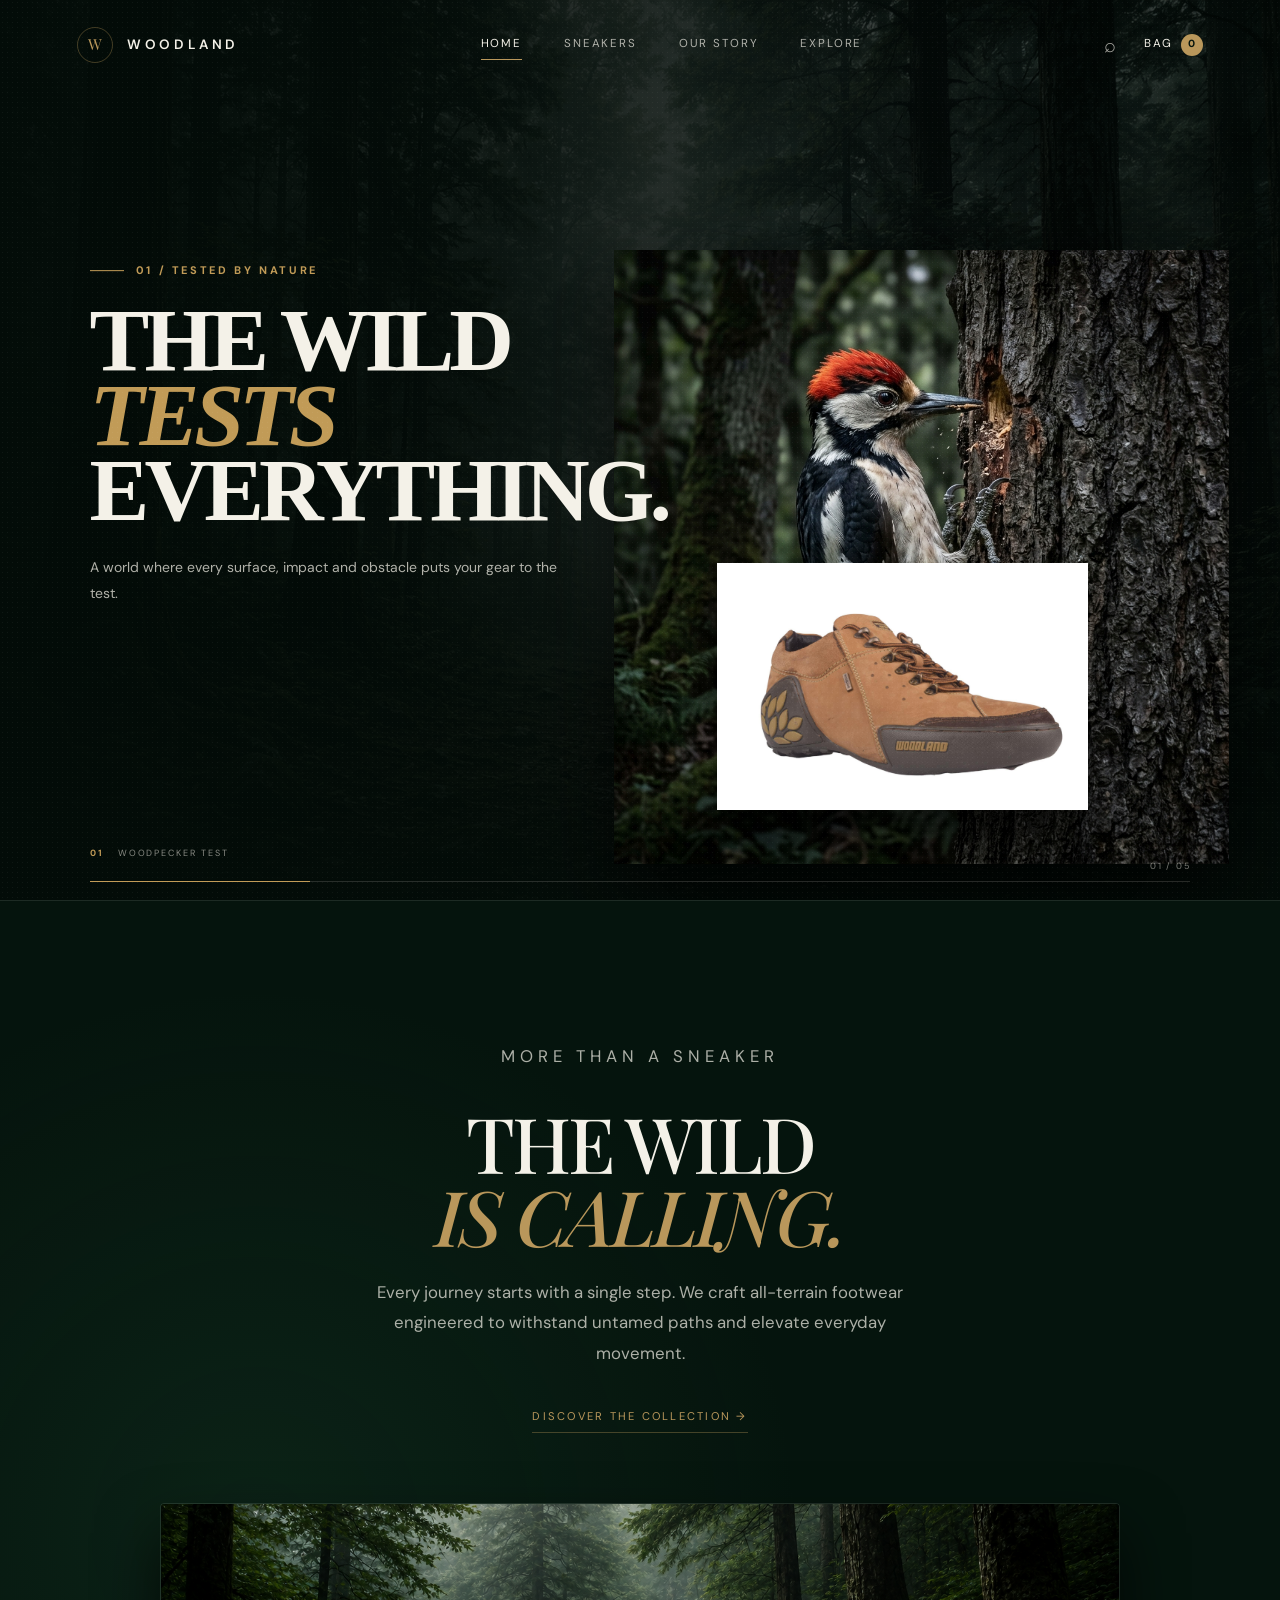
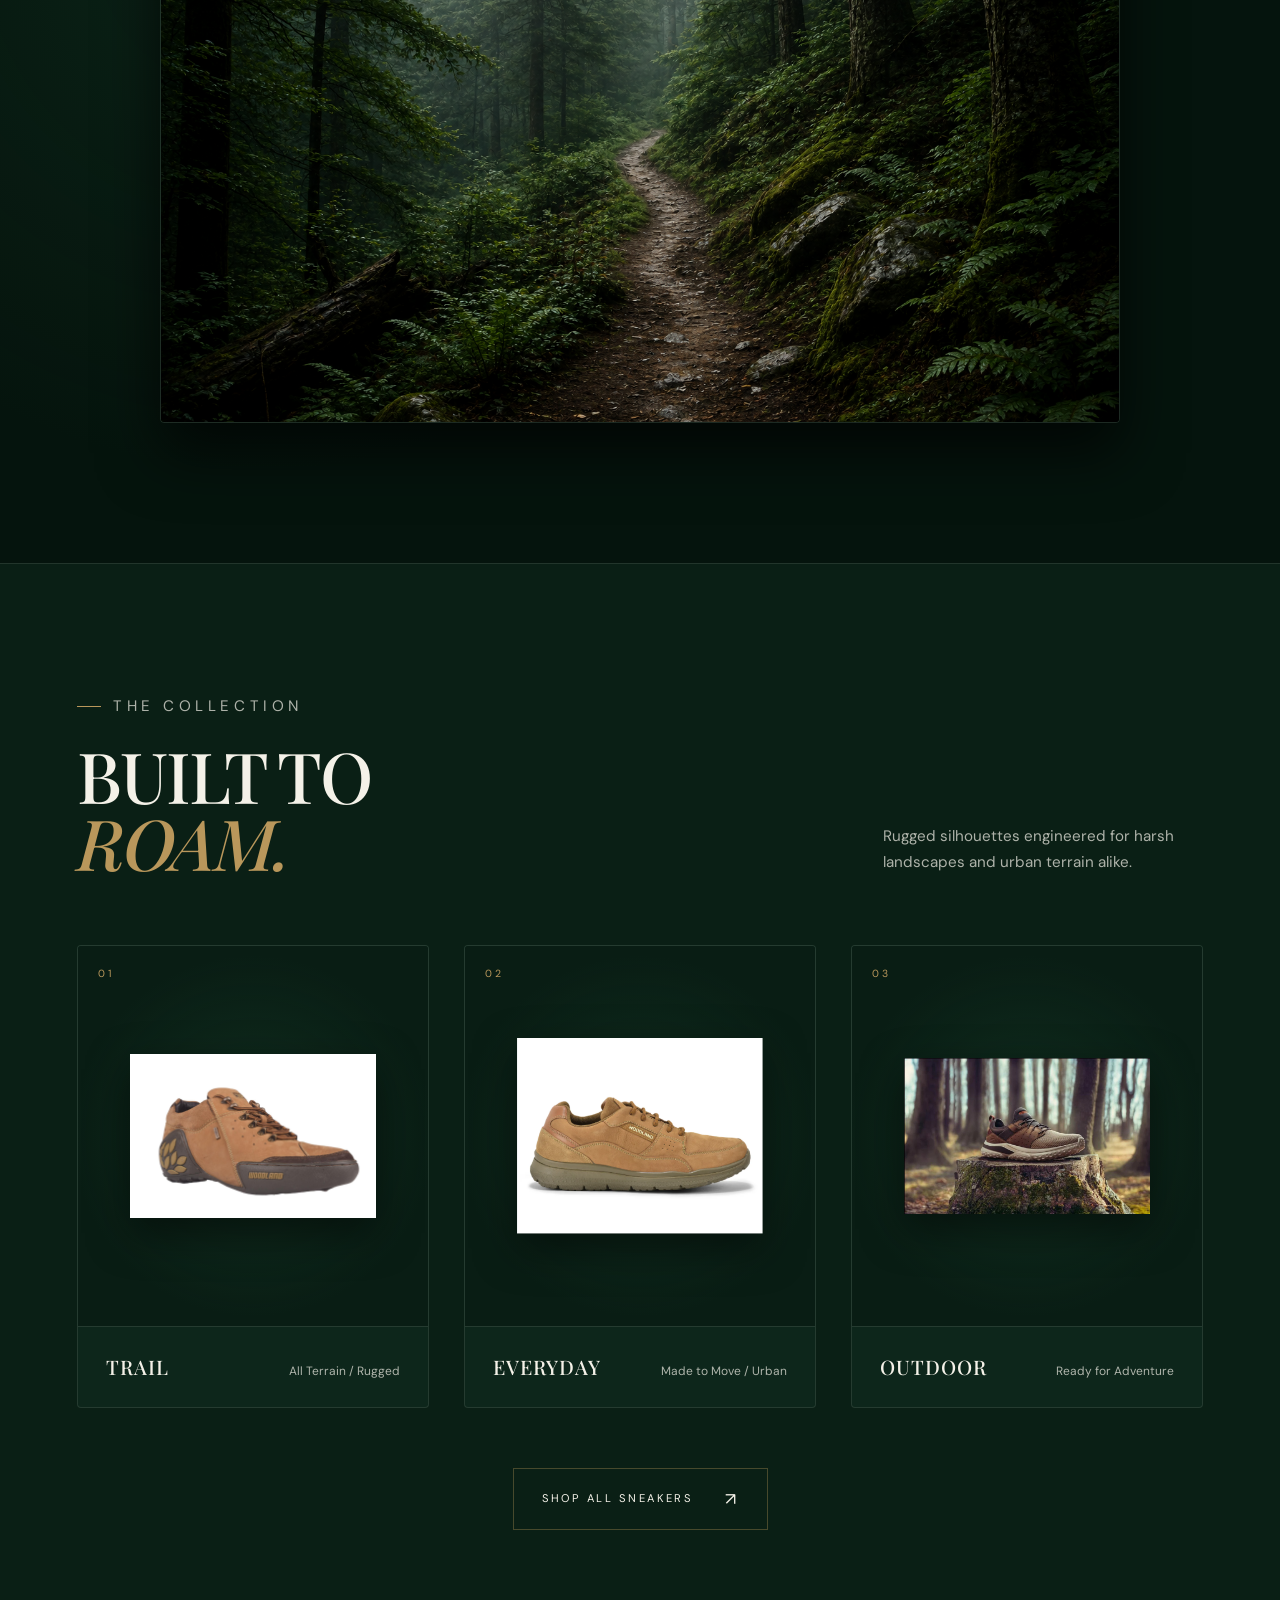
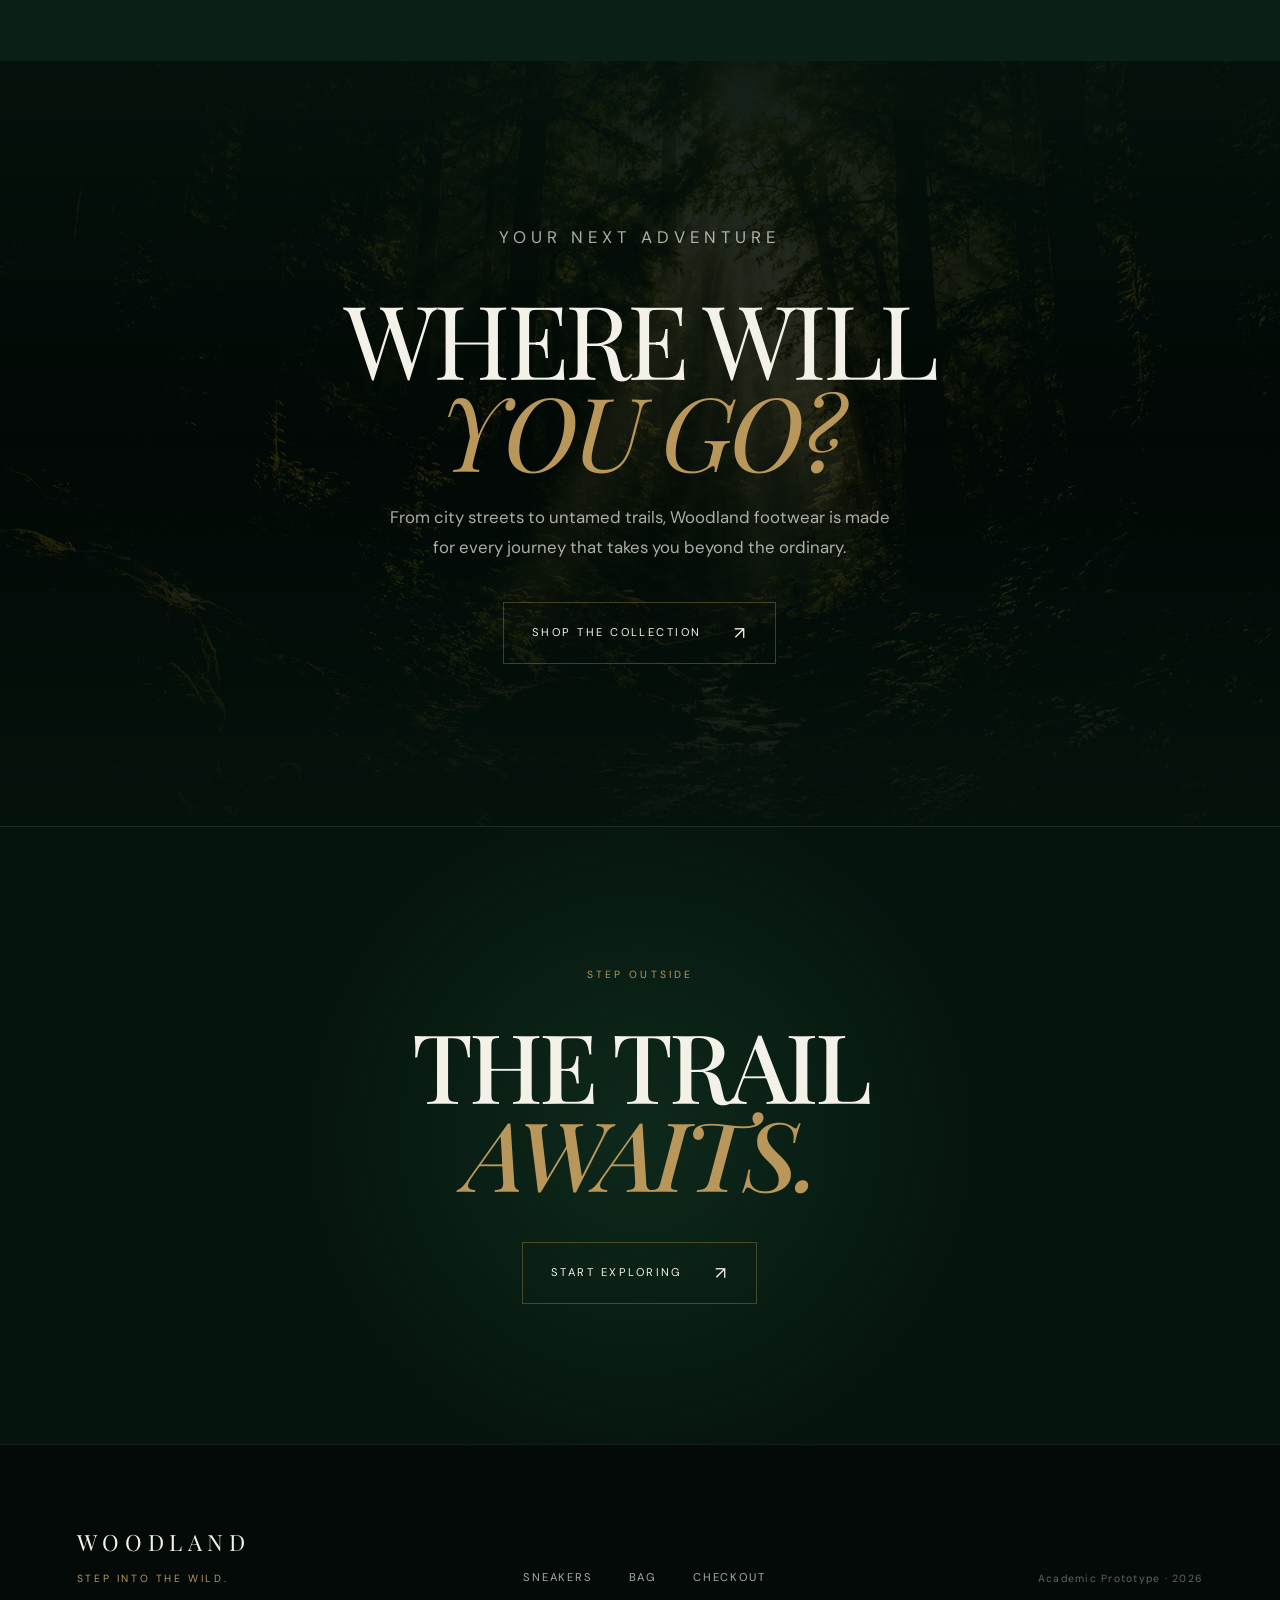
<file: index.html>
﻿<!DOCTYPE html>
<html lang="en">

<head>
    <meta charset="UTF-8">
    <meta name="viewport" content="width=device-width, initial-scale=1.0">

    <title>Woodland | Tested by Nature</title>

    <link rel="stylesheet" href="css/style.css">
    <link rel="stylesheet" href="css/animation.css">
    <link rel="stylesheet" href="css/responsive.css">

    <style>
        /* =====================================================
           CINEMATIC WOODLAND COMMERCIAL HERO
        ===================================================== */

        .commercial-hero {
            position: relative;
            height: 100vh;
            min-height: 680px;
            overflow: hidden;
            background: #06140e;
            color: #f4f1e8;
        }

        .commercial-scene {
            position: absolute;
            inset: 0;
            opacity: 0;
            visibility: hidden;
            transition:
                opacity 1.2s ease,
                visibility 1.2s ease;
        }

        .commercial-scene.active {
            opacity: 1;
            visibility: visible;
        }

        .scene-background {
            position: absolute;
            inset: 0;
            width: 100%;
            height: 100%;
            object-fit: cover;
            filter: brightness(.48) saturate(.82);
            transform: scale(1.06);
            transition: transform 7s ease;
        }

        .commercial-scene.active .scene-background {
            transform: scale(1);
        }

        .scene-darkness {
            position: absolute;
            inset: 0;
            background:
                linear-gradient(
                    90deg,
                    rgba(3,12,8,.94) 0%,
                    rgba(3,12,8,.67) 38%,
                    rgba(3,12,8,.15) 75%,
                    rgba(3,12,8,.42) 100%
                ),
                linear-gradient(
                    0deg,
                    rgba(3,12,8,.8),
                    transparent 45%,
                    rgba(3,12,8,.2)
                );
        }

        /* Navbar stays above commercial */
        .commercial-hero .navbar {
            z-index: 100;
        }

        .commercial-content {
            position: absolute;
            z-index: 20;
            left: 7%;
            top: 50%;
            transform: translateY(-50%);
            width: min(560px, 45vw);
        }

        .commercial-kicker {
            display: flex;
            align-items: center;
            gap: 12px;
            color: #c19b57;
            font-size: 11px;
            font-weight: 700;
            letter-spacing: .24em;
            text-transform: uppercase;
            margin-bottom: 22px;
        }

        .commercial-kicker::before {
            content: "";
            width: 34px;
            height: 1px;
            background: #c19b57;
        }

        .commercial-title {
            margin: 0;
            font-family: Georgia, "Times New Roman", serif;
            font-size: clamp(58px, 7vw, 112px);
            line-height: .84;
            letter-spacing: -.055em;
            text-transform: uppercase;
            color: #f4f1e8;
        }

        .commercial-title span {
            color: #c19b57;
            font-style: italic;
        }

        .commercial-description {
            max-width: 470px;
            margin: 28px 0 32px;
            color: rgba(244,241,232,.72);
            font-size: 14px;
            line-height: 1.8;
        }

        .commercial-button {
            display: inline-flex;
            align-items: center;
            gap: 32px;
            padding: 16px 22px;
            border: 1px solid rgba(193,155,87,.7);
            color: #f4f1e8;
            text-decoration: none;
            text-transform: uppercase;
            letter-spacing: .14em;
            font-size: 10px;
            font-weight: 700;
            transition: .3s ease;
        }

        .commercial-button:hover {
            background: #c19b57;
            color: #06140e;
        }

        /* Wildlife images */

        .wildlife-subject {
            position: absolute;
            z-index: 12;
            right: 5%;
            bottom: 4%;
            width: min(58vw, 850px);
            max-height: 78vh;
            object-fit: contain;
            object-position: center bottom;
            filter:
                drop-shadow(0 30px 35px rgba(0,0,0,.7))
                saturate(.92);
            animation: wildlifeFloat 6s ease-in-out infinite;
        }

        .scene-woodpecker .wildlife-subject {
            width: min(48vw, 720px);
            right: 4%;
            bottom: 4%;
        }

        .scene-hippo .wildlife-subject {
            width: min(65vw, 950px);
            right: -2%;
            bottom: 1%;
        }

        .scene-eagle .wildlife-subject {
            width: min(58vw, 850px);
            right: 1%;
            bottom: 2%;
        }

        /* Product floating over wildlife */
        .commercial-shoe {
            position: absolute;
            z-index: 30;
            right: 15%;
            bottom: 13%;
            width: min(29vw, 440px);
            filter: drop-shadow(0 35px 30px rgba(0,0,0,.8));
            animation: shoeFloat 4s ease-in-out infinite;
        }

        .commercial-shoe img {
            display: block;
            width: 100%;
            height: auto;
        }

        .scene-woodpecker .commercial-shoe {
            right: 15%;
            bottom: 10%;
        }

        .scene-hippo .commercial-shoe {
            right: 14%;
            bottom: 9%;
        }

        .scene-eagle .commercial-shoe {
            right: 14%;
            bottom: 10%;
        }

        /* Scene labels */

        .scene-label {
            position: absolute;
            z-index: 40;
            left: 7%;
            bottom: 40px;
            color: rgba(244,241,232,.55);
            font-size: 9px;
            letter-spacing: .22em;
            text-transform: uppercase;
        }

        .scene-label strong {
            color: #c19b57;
            margin-right: 10px;
        }

        /* Impact particles */

        .impact {
            position: absolute;
            z-index: 35;
            width: 10px;
            height: 10px;
            border-radius: 50%;
            background: #c19b57;
            opacity: 0;
        }

        .commercial-scene.active .impact {
            animation: impactBurst 1.3s ease-out infinite;
        }

        .impact.one {
            right: 35%;
            bottom: 34%;
        }

        .impact.two {
            right: 30%;
            bottom: 30%;
            animation-delay: .3s !important;
        }

        .impact.three {
            right: 38%;
            bottom: 29%;
            animation-delay: .55s !important;
        }

        /* Final scene */
        .scene-final {
            background:
                radial-gradient(
                    circle at 70% 45%,
                    rgba(49,91,63,.5),
                    transparent 38%
                ),
                #06140e;
        }

        .final-product {
            position: absolute;
            right: 10%;
            top: 50%;
            transform: translateY(-50%);
            width: min(43vw, 650px);
            z-index: 10;
            filter: drop-shadow(0 40px 45px rgba(0,0,0,.75));
            animation: finalShoe 7s ease-in-out infinite;
        }

        .final-product img {
            width: 100%;
        }

        /* Commercial progress — subtle, NOT UI-like */
        .commercial-progress {
            position: absolute;
            z-index: 50;
            left: 7%;
            right: 7%;
            bottom: 18px;
            height: 1px;
            background: rgba(244,241,232,.15);
        }

        .commercial-progress span {
            display: block;
            height: 100%;
            width: 20%;
            background: #c19b57;
            transition: width 1s linear;
        }

        .commercial-progress-label {
            position: absolute;
            z-index: 50;
            right: 7%;
            bottom: 27px;
            font-size: 9px;
            letter-spacing: .2em;
            color: rgba(244,241,232,.5);
        }

        /* Floating cinematic grain */
        .commercial-grain {
            position: absolute;
            z-index: 45;
            inset: 0;
            pointer-events: none;
            opacity: .08;
            background-image:
                radial-gradient(rgba(255,255,255,.6) .5px, transparent .5px);
            background-size: 5px 5px;
        }

        @keyframes wildlifeFloat {
            0%,100% {
                transform: translate3d(0,0,0) scale(1);
            }
            50% {
                transform: translate3d(-8px,-12px,0) scale(1.015);
            }
        }

        @keyframes shoeFloat {
            0%,100% {
                transform: translateY(0) rotate(-1deg);
            }
            50% {
                transform: translateY(-14px) rotate(1deg);
            }
        }

        @keyframes impactBurst {
            0% {
                transform: scale(.2);
                opacity: 0;
            }
            25% {
                transform: scale(1.4);
                opacity: .85;
            }
            100% {
                transform: scale(4);
                opacity: 0;
            }
        }

        @keyframes finalShoe {
            0%,100% {
                transform: translateY(-50%) scale(1);
            }
            50% {
                transform: translateY(-52%) scale(1.035);
            }
        }

        @media (max-width: 900px) {
            .commercial-content {
                left: 6%;
                width: 55%;
            }

            .commercial-title {
                font-size: clamp(50px, 9vw, 80px);
            }

            .commercial-shoe {
                right: 4%;
                width: 40vw;
            }

            .wildlife-subject {
                right: -5%;
                width: 60vw;
                opacity: .85;
            }
        }

        @media (max-width: 650px) {
            .commercial-hero {
                min-height: 720px;
            }

            .commercial-content {
                top: 36%;
                left: 7%;
                width: 86%;
            }

            .commercial-title {
                font-size: 58px;
            }

            .commercial-description {
                font-size: 13px;
                max-width: 340px;
            }

            .wildlife-subject {
                width: 95vw !important;
                right: -25% !important;
                bottom: 0 !important;
                opacity: .58;
            }

            .commercial-shoe {
                width: 62vw;
                right: 5%;
                bottom: 8%;
            }

            .scene-label {
                left: 7%;
                bottom: 30px;
            }

            .commercial-progress {
                left: 7%;
                right: 7%;
            }
        }
    </style>
</head>

<body>

    <!-- PRELOADER -->
    <div class="preloader" id="preloader">
        <div class="loader-logo">WOODLAND</div>
        <div class="loader-line"><span></span></div>
        <p>STEP INTO THE WILD</p>
    </div>

    <!-- MOBILE NAV -->
    <div class="mobile-backdrop" id="mobileBackdrop"></div>

    <aside class="mobile-nav" id="mobileNav">
        <div class="mobile-nav-links">
            <a href="index.html" class="mobile-nav-link active">Home</a>
            <a href="products.html" class="mobile-nav-link">Sneakers</a>
            <a href="#story" class="mobile-nav-link">Our Story</a>
            <a href="#explore" class="mobile-nav-link">Explore</a>
            <a href="cart.html" class="mobile-nav-link">Your Bag</a>
        </div>

        <div class="mobile-nav-footer">
            <p>Woodland Footwear · Est. 1992</p>
        </div>
    </aside>

    <!-- NAVBAR -->
    <header class="navbar" id="navbar">

        <a href="index.html" class="brand">
            <span class="brand-mark">W</span>
            <span class="brand-name">WOODLAND</span>
        </a>

        <nav class="nav-links">
            <a href="index.html" class="active">HOME</a>
            <a href="products.html">SNEAKERS</a>
            <a href="#story">OUR STORY</a>
            <a href="#explore">EXPLORE</a>
        </nav>

        <div class="nav-actions">
            <button class="nav-icon" aria-label="Search">⌕</button>

            <a href="cart.html" class="cart-link">
                BAG
                <span id="cart-count">0</span>
            </a>

            <button class="menu-button" id="menuButton" aria-label="Toggle navigation">
                <span></span>
                <span></span>
            </button>
        </div>

    </header>


    <!-- =====================================================
         CINEMATIC WILDLIFE COMMERCIAL
    ===================================================== -->

    <section class="commercial-hero">

        <!-- SCENE 1 -->
        <div class="commercial-scene scene-woodpecker active">

            <img
                class="scene-background"
                src="assets/images/forest-hero.png"
                alt="Misty woodland forest">

            <div class="scene-darkness"></div>

            <img
                class="wildlife-subject"
                src="assets/images/woodpecker-test.jpg"
                alt="Woodpecker testing the environment">

            <div class="commercial-shoe">
                <img
                    src="assets/images/sneaker-01.jpg"
                    alt="Woodland Trail Runner">
            </div>

            <span class="impact one"></span>
            <span class="impact two"></span>
            <span class="impact three"></span>

            <div class="commercial-content">

                <div class="commercial-kicker">
                    01 / TESTED BY NATURE
                </div>

                <h1 class="commercial-title">
                    THE WILD<br>
                    <span>TESTS</span><br>
                    EVERYTHING.
                </h1>

                <p class="commercial-description">
                    A world where every surface, impact and obstacle
                    puts your gear to the test.
                </p>

            </div>

            <div class="scene-label">
                <strong>01</strong> WOODPECKER TEST
            </div>

        </div>


        <!-- SCENE 2 -->
        <div class="commercial-scene scene-integrity">

            <img
                class="scene-background"
                src="assets/images/forest-trail.png"
                alt="Forest trail">

            <div class="scene-darkness"></div>

            <div class="commercial-shoe">
                <img
                    src="assets/images/sneaker-02.png"
                    alt="Woodland sneaker">
            </div>

            <div class="commercial-content">

                <div class="commercial-kicker">
                    02 / INTEGRITY
                </div>

                <h2 class="commercial-title">
                    STILL<br>
                    <span>INTACT.</span>
                </h2>

                <p class="commercial-description">
                    Rugged materials. Reinforced construction.
                    Designed to keep moving when the wild pushes back.
                </p>

            </div>

            <div class="scene-label">
                <strong>02</strong> FLAWLESS INTEGRITY
            </div>

        </div>


        <!-- SCENE 3 -->
        <div class="commercial-scene scene-hippo">

            <img
                class="scene-background"
                src="assets/images/forest-wild.png"
                alt="Wild forest landscape">

            <div class="scene-darkness"></div>

            <img
                class="wildlife-subject"
                src="assets/images/hippo-stampede.jpg"
                alt="Hippos moving through the wild">

            <div class="commercial-shoe">

                <img
                    src="assets/images/sneaker-03.png"
                    alt="Woodland outdoor sneaker">

            </div>

            <span class="impact one"></span>
            <span class="impact two"></span>
            <span class="impact three"></span>

            <div class="commercial-content">

                <div class="commercial-kicker">
                    03 / SHOCK TEST
                </div>

                <h2 class="commercial-title">
                    BUILT<br>
                    FOR<br>
                    <span>IMPACT.</span>
                </h2>

                <p class="commercial-description">
                    Heavy ground. Hard terrain. Wild movement.
                    The shoe stays grounded through it all.
                </p>

            </div>

            <div class="scene-label">
                <strong>03</strong> WILDLIFE SHOCK
            </div>

        </div>


        <!-- SCENE 4 -->
        <div class="commercial-scene scene-eagle">

            <img
                class="scene-background"
                src="assets/images/forest-hero.png"
                alt="Mountain woodland">

            <div class="scene-darkness"></div>

            <img
                class="wildlife-subject"
                src="assets/images/eagle-strike.jpg"
                alt="Eagle striking toward the shoe">

            <div class="commercial-shoe">

                <img
                    src="assets/images/sneaker-04.jpg"
                    alt="Woodland Ridge Walker">

            </div>

            <span class="impact one"></span>
            <span class="impact two"></span>

            <div class="commercial-content">

                <div class="commercial-kicker">
                    04 / APEX TEST
                </div>

                <h2 class="commercial-title">
                    NOTHING<br>
                    <span>BREAKS</span><br>
                    THROUGH.
                </h2>

                <p class="commercial-description">
                    Sharp talons meet rugged construction.
                    The result: the shoe stays ready for the next step.
                </p>

            </div>

            <div class="scene-label">
                <strong>04</strong> EAGLE TALON TEST
            </div>

        </div>


        <!-- SCENE 5 -->
        <div class="commercial-scene scene-final">

            <div class="commercial-content">

                <div class="commercial-kicker">
                    05 / WOODLAND
                </div>

                <h2 class="commercial-title">
                    BUILT<br>
                    FOR THE<br>
                    <span>WILD.</span>
                </h2>

                <p class="commercial-description">
                    Tested by nature. Made for wherever the trail leads.
                </p>

                <a
                    href="products.html"
                    class="commercial-button">

                    <span>STEP INTO THE WILD</span>
                    <span>→</span>

                </a>

            </div>

            <div class="final-product">

                <img
                    src="assets/images/sneaker-01.jpg"
                    alt="Woodland Trail Runner">

            </div>

            <div class="scene-label">
                <strong>05</strong> UNTAMED
            </div>

        </div>


        <!-- GRAIN -->
        <div class="commercial-grain"></div>


        <!-- SUBTLE PROGRESS -->
        <div class="commercial-progress">
            <span id="commercialProgress"></span>
        </div>

        <div class="commercial-progress-label" id="commercialSceneNumber">
            01 / 05
        </div>

    </section>


    <!-- =====================================================
         STORY
    ===================================================== -->

    <section class="story-section" id="story">

        <div class="story-heading reveal-up">

            <p class="section-label">
                MORE THAN A SNEAKER
            </p>

            <h2>
                THE WILD<br>
                <span>IS CALLING.</span>
            </h2>

            <p>
                Every journey starts with a single step.
                We craft all-terrain footwear engineered to
                withstand untamed paths and elevate everyday movement.
            </p>

            <a href="products.html" class="text-link">
                DISCOVER THE COLLECTION →
            </a>

        </div>

        <div class="story-visual reveal-up">

            <img
                src="assets/images/forest-trail.png"
                alt="Deep forest trail">

        </div>

    </section>


    <!-- =====================================================
         COLLECTION
    ===================================================== -->

    <section class="collection-section">

        <div class="collection-header reveal-up">

            <div>

                <p class="section-label">
                    THE COLLECTION
                </p>

                <h2>
                    BUILT TO<br>
                    <span>ROAM.</span>
                </h2>

            </div>

            <p>
                Rugged silhouettes engineered for harsh landscapes
                and urban terrain alike.
            </p>

        </div>


        <div class="collection-grid">

            <article class="collection-card reveal-up">

                <div class="collection-number">
                    01
                </div>

                <div class="collection-visual">

                    <img
                        src="assets/images/sneaker-01.jpg"
                        alt="Trail Runner">

                </div>

                <div class="collection-info">

                    <h3>TRAIL</h3>
                    <p>All Terrain / Rugged</p>

                </div>

            </article>


            <article class="collection-card reveal-up">

                <div class="collection-number">
                    02
                </div>

                <div class="collection-visual">

                    <img
                        src="assets/images/sneaker-02.png"
                        alt="Urban Trek">

                </div>

                <div class="collection-info">

                    <h3>EVERYDAY</h3>
                    <p>Made to Move / Urban</p>

                </div>

            </article>


            <article class="collection-card reveal-up">

                <div class="collection-number">
                    03
                </div>

                <div class="collection-visual">

                    <img
                        src="assets/images/sneaker-06.jpg"
                        alt="Street Trekker">

                </div>

                <div class="collection-info">

                    <h3>OUTDOOR</h3>
                    <p>Ready for Adventure</p>

                </div>

            </article>

        </div>


        <div class="collection-action reveal-up">

            <a href="products.html" class="hero-button">

                <span>SHOP ALL SNEAKERS</span>

                <span class="button-arrow">
                    ↗
                </span>

            </a>

        </div>

    </section>


    <!-- =====================================================
         EXPLORE
    ===================================================== -->

    <section class="explore-section" id="explore">

        <div class="explore-background">

            <img
                src="assets/images/forest-wild.png"
                alt="Wilderness forest panorama">

            <div class="explore-overlay"></div>

        </div>


        <div class="explore-content reveal-up">

            <p class="section-label">
                YOUR NEXT ADVENTURE
            </p>

            <h2>
                WHERE WILL<br>
                <span>YOU GO?</span>
            </h2>

            <p>
                From city streets to untamed trails,
                Woodland footwear is made for every journey
                that takes you beyond the ordinary.
            </p>

            <a href="products.html" class="hero-button">

                <span>SHOP THE COLLECTION</span>

                <span class="button-arrow">
                    ↗
                </span>

            </a>

        </div>

    </section>


    <!-- =====================================================
         FINAL CTA
    ===================================================== -->

    <section class="final-cta">

        <p class="section-label">
            STEP OUTSIDE
        </p>

        <h2 class="reveal-up">
            THE TRAIL<br>
            <span>AWAITS.</span>
        </h2>

        <a
            href="products.html"
            class="hero-button reveal-up">

            <span>START EXPLORING</span>

            <span class="button-arrow">
                ↗
            </span>

        </a>

    </section>


    <!-- FOOTER -->

    <footer>

        <div class="footer-brand">

            <span>WOODLAND</span>

            <p>
                STEP INTO THE WILD.
            </p>

        </div>


        <div class="footer-links">

            <a href="products.html">
                Sneakers
            </a>

            <a href="cart.html">
                Bag
            </a>

            <a href="payment.html">
                Checkout
            </a>

        </div>


        <p class="copyright">
            Academic Prototype · 2026
        </p>

    </footer>


    <!-- EXISTING FUNCTIONALITY -->

    <script src="js/cart.js"></script>
    <script src="js/main.js"></script>


    <!-- CINEMATIC SCENE CONTROLLER -->

    <script>

        const scenes =
            document.querySelectorAll(".commercial-scene");

        const progress =
            document.getElementById("commercialProgress");

        const sceneNumber =
            document.getElementById("commercialSceneNumber");

        let currentScene = 0;

        const sceneDuration = 5000;

        function showScene(index) {

            scenes.forEach((scene, i) => {

                scene.classList.toggle(
                    "active",
                    i === index
                );

            });

            if (progress) {

                progress.style.width =
                    ((index + 1) / scenes.length * 100) + "%";

            }

            if (sceneNumber) {

                sceneNumber.textContent =
                    String(index + 1).padStart(2, "0")
                    + " / "
                    + String(scenes.length).padStart(2, "0");

            }

        }


        function nextScene() {

            currentScene =
                (currentScene + 1) % scenes.length;

            showScene(currentScene);

        }


        showScene(0);

        setInterval(nextScene, sceneDuration);

    </script>

</body>

</html>
</file>
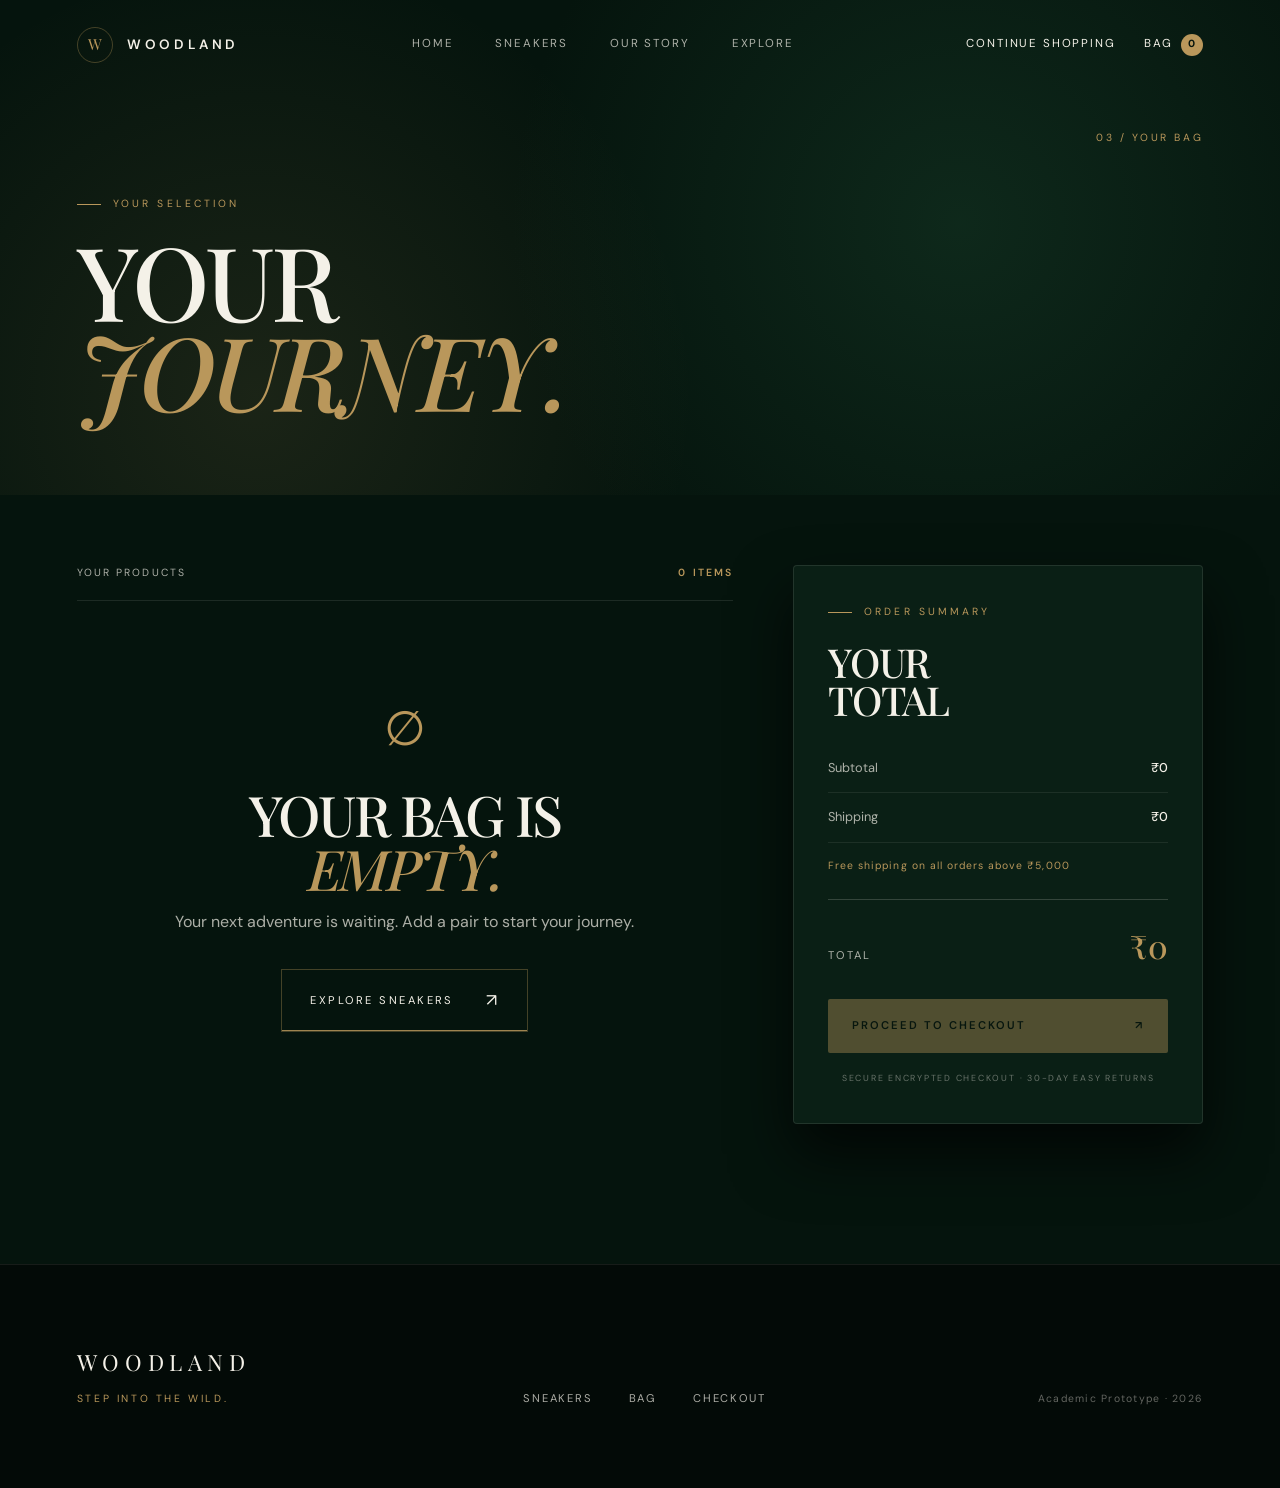
<file: cart.html>
﻿<!DOCTYPE html>
<html lang="en">

<head>
    <meta charset="UTF-8">
    <meta name="viewport" content="width=device-width, initial-scale=1.0">
    <title>Your Bag | Woodland</title>

    <link rel="stylesheet" href="css/style.css">
    <link rel="stylesheet" href="css/animation.css">
    <link rel="stylesheet" href="css/responsive.css">
    <link rel="stylesheet" href="css/cart.css">
</head>

<body>

    <!-- ================= MOBILE NAVIGATION ================= -->
    <div class="mobile-backdrop" id="mobileBackdrop"></div>
    <aside class="mobile-nav" id="mobileNav">
        <div class="mobile-nav-links">
            <a href="index.html" class="mobile-nav-link">Home</a>
            <a href="products.html" class="mobile-nav-link">Sneakers</a>
            <a href="index.html#story" class="mobile-nav-link">Our Story</a>
            <a href="index.html#explore" class="mobile-nav-link">Explore</a>
            <a href="cart.html" class="mobile-nav-link active">Your Bag</a>
            <a href="payment.html" class="mobile-nav-link">Checkout</a>
        </div>
        <div class="mobile-nav-footer">
            <p>Woodland Footwear · Est. 1992</p>
        </div>
    </aside>

    <!-- ================= NAVBAR ================= -->
    <header class="navbar" id="navbar">
        <a href="index.html" class="brand">
            <span class="brand-mark">W</span>
            <span class="brand-name">WOODLAND</span>
        </a>

        <nav class="nav-links">
            <a href="index.html">HOME</a>
            <a href="products.html">SNEAKERS</a>
            <a href="index.html#story">OUR STORY</a>
            <a href="index.html#explore">EXPLORE</a>
        </nav>

        <div class="nav-actions">
            <a href="products.html" class="cart-link">
                CONTINUE SHOPPING
            </a>

            <span class="cart-link">
                BAG <span id="cart-count">0</span>
            </span>

            <button class="menu-button" id="menuButton" aria-label="Toggle navigation">
                <span></span>
                <span></span>
            </button>
        </div>
    </header>

    <!-- ================= MAIN CONTENT ================= -->
    <main>

        <!-- CART HERO -->
        <section class="cart-hero">
            <div class="cart-number">
                03 / YOUR BAG
            </div>

            <div>
                <p class="section-label">YOUR SELECTION</p>
                <h1>
                    YOUR<br>
                    <span>JOURNEY.</span>
                </h1>
            </div>
        </section>

        <!-- CART SECTION -->
        <section class="cart-section">

            <!-- ITEMS AREA -->
            <div class="cart-items-area">
                <div class="cart-topbar">
                    <span>YOUR PRODUCTS</span>
                    <span id="cart-item-count">0 ITEMS</span>
                </div>

                <div id="cart-items">
                    <!-- JavaScript dynamically inserts cart items with product thumbnails here -->
                </div>

                <!-- EMPTY CART STATE -->
                <div id="empty-cart" class="empty-cart">
                    <div class="empty-symbol">∅</div>
                    <h2>
                        YOUR BAG IS<br>
                        <span>EMPTY.</span>
                    </h2>
                    <p>Your next adventure is waiting. Add a pair to start your journey.</p>
                    <a href="products.html" class="hero-button">
                        <span>EXPLORE SNEAKERS</span>
                        <span class="button-arrow">↗</span>
                    </a>
                </div>
            </div>

            <!-- ORDER SUMMARY -->
            <aside class="cart-summary">
                <p class="section-label">ORDER SUMMARY</p>
                <h2>
                    YOUR<br>
                    TOTAL
                </h2>

                <div class="summary-line">
                    <span>Subtotal</span>
                    <strong id="subtotal">₹0</strong>
                </div>

                <div class="summary-line">
                    <span>Shipping</span>
                    <strong id="shipping">₹0</strong>
                </div>

                <div class="summary-note">
                    Free shipping on all orders above ₹5,000
                </div>

                <div class="summary-total">
                    <span>TOTAL</span>
                    <strong id="total">₹0</strong>
                </div>

                <a href="payment.html" class="checkout-button" id="checkout-button">
                    <span>PROCEED TO CHECKOUT</span>
                    <span>↗</span>
                </a>

                <p class="secure-note">
                    SECURE ENCRYPTED CHECKOUT · 30-DAY EASY RETURNS
                </p>
            </aside>

        </section>

    </main>

    <!-- ================= FOOTER ================= -->
    <footer>
        <div class="footer-brand">
            <span>WOODLAND</span>
            <p>STEP INTO THE WILD.</p>
        </div>

        <div class="footer-links">
            <a href="products.html">Sneakers</a>
            <a href="cart.html">Bag</a>
            <a href="payment.html">Checkout</a>
        </div>

        <p class="copyright">
            Academic Prototype · 2026
        </p>
    </footer>

    <!-- ================= SCRIPTS ================= -->
    <script src="js/cart.js"></script>
    <script src="js/cart-page.js"></script>
    <script src="js/main.js"></script>

</body>
</html>
</file>
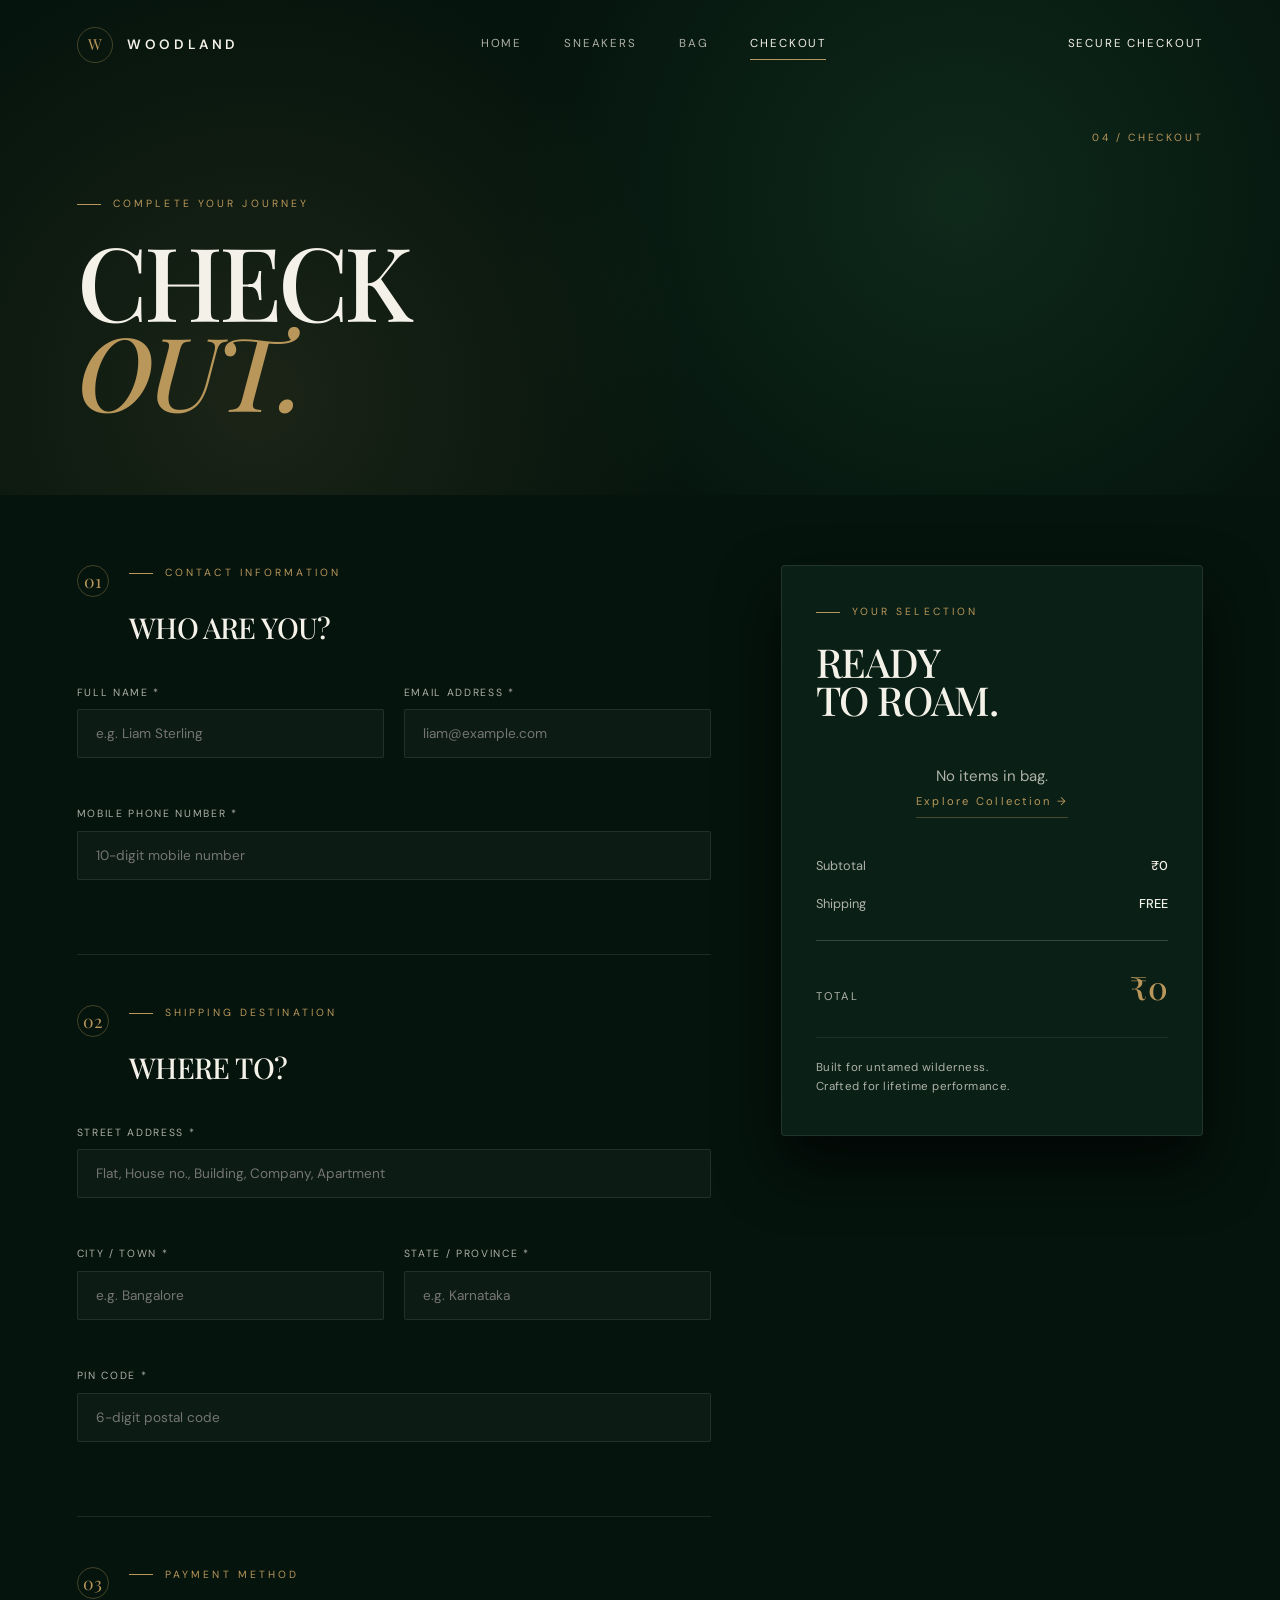
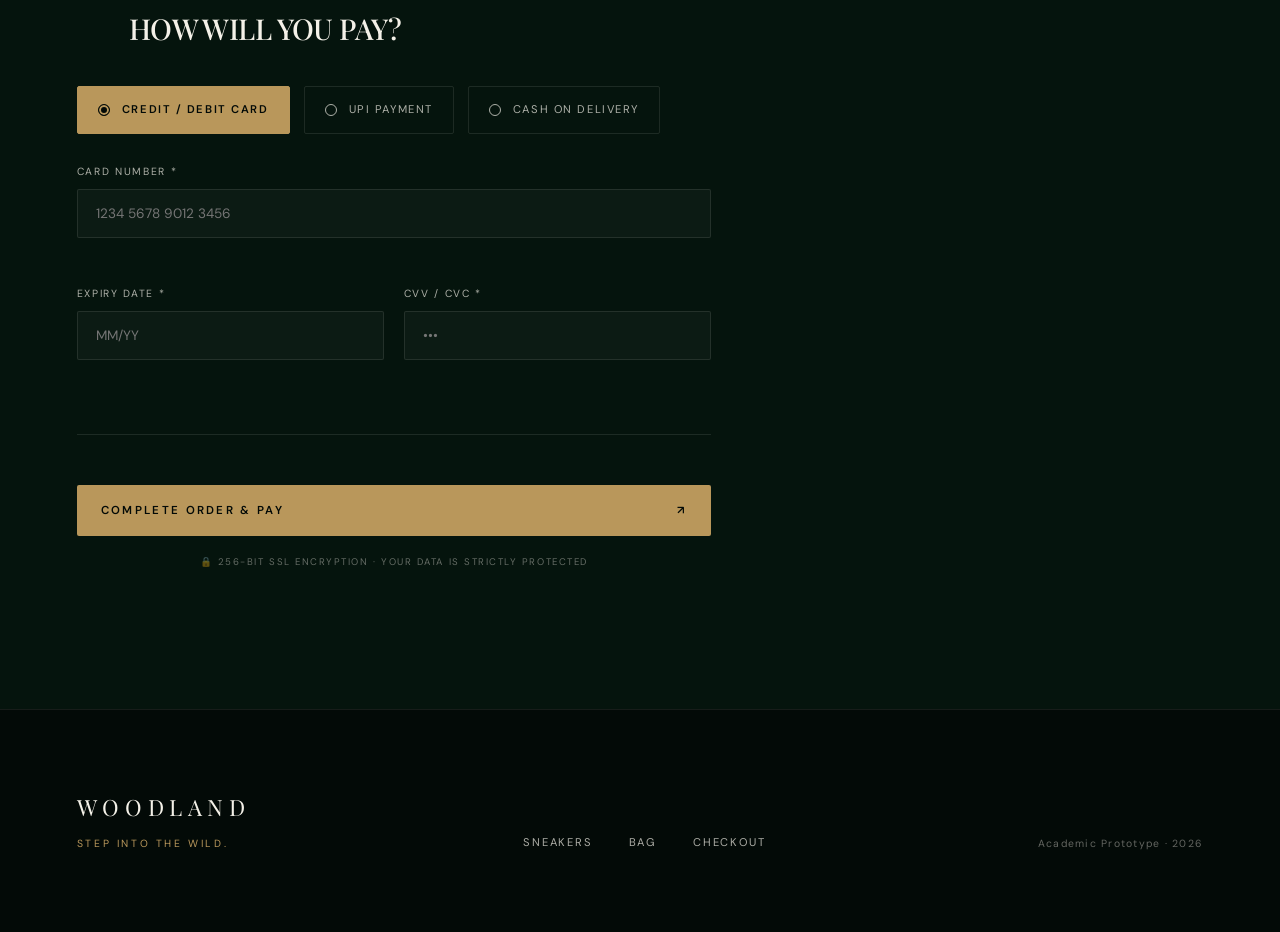
<file: payment.html>
﻿<!DOCTYPE html>
<html lang="en">

<head>
    <meta charset="UTF-8">
    <meta name="viewport" content="width=device-width, initial-scale=1.0">
    <title>Checkout | Woodland</title>

    <link rel="stylesheet" href="css/style.css">
    <link rel="stylesheet" href="css/animation.css">
    <link rel="stylesheet" href="css/responsive.css">
    <link rel="stylesheet" href="css/payment.css">
</head>

<body>

    <!-- ================= MOBILE NAVIGATION ================= -->
    <div class="mobile-backdrop" id="mobileBackdrop"></div>
    <aside class="mobile-nav" id="mobileNav">
        <div class="mobile-nav-links">
            <a href="index.html" class="mobile-nav-link">Home</a>
            <a href="products.html" class="mobile-nav-link">Sneakers</a>
            <a href="index.html#story" class="mobile-nav-link">Our Story</a>
            <a href="index.html#explore" class="mobile-nav-link">Explore</a>
            <a href="cart.html" class="mobile-nav-link">Your Bag</a>
            <a href="payment.html" class="mobile-nav-link active">Checkout</a>
        </div>
        <div class="mobile-nav-footer">
            <p>Woodland Footwear · Est. 1992</p>
        </div>
    </aside>

    <!-- ================= NAVBAR ================= -->
    <header class="navbar" id="navbar">
        <a href="index.html" class="brand">
            <span class="brand-mark">W</span>
            <span class="brand-name">WOODLAND</span>
        </a>

        <nav class="nav-links">
            <a href="index.html">HOME</a>
            <a href="products.html">SNEAKERS</a>
            <a href="cart.html">BAG</a>
            <a href="payment.html" class="active">CHECKOUT</a>
        </nav>

        <div class="nav-actions">
            <span class="cart-link">
                SECURE CHECKOUT
            </span>

            <button class="menu-button" id="menuButton" aria-label="Toggle navigation">
                <span></span>
                <span></span>
            </button>
        </div>
    </header>

    <!-- ================= MAIN CONTENT ================= -->
    <main>

        <!-- HERO -->
        <section class="payment-hero">
            <div class="payment-number">
                04 / CHECKOUT
            </div>

            <div>
                <p class="section-label">COMPLETE YOUR JOURNEY</p>
                <h1>
                    CHECK<br>
                    <span>OUT.</span>
                </h1>
            </div>
        </section>

        <!-- CHECKOUT SECTION -->
        <section class="checkout-section">

            <!-- FORM AREA -->
            <div class="checkout-form-area">
                <form id="paymentForm" novalidate>

                    <!-- STEP 01: CONTACT -->
                    <div class="form-block">
                        <div class="form-heading">
                            <span>01</span>
                            <div>
                                <p class="section-label">CONTACT INFORMATION</p>
                                <h2>WHO ARE YOU?</h2>
                            </div>
                        </div>

                        <div class="form-grid">
                            <div class="form-field">
                                <label for="fullName">FULL NAME *</label>
                                <input type="text" id="fullName" placeholder="e.g. Liam Sterling" autocomplete="name">
                                <small class="error-message"></small>
                            </div>

                            <div class="form-field">
                                <label for="email">EMAIL ADDRESS *</label>
                                <input type="email" id="email" placeholder="liam@example.com" autocomplete="email">
                                <small class="error-message"></small>
                            </div>

                            <div class="form-field full-width">
                                <label for="phone">MOBILE PHONE NUMBER *</label>
                                <input type="tel" id="phone" placeholder="10-digit mobile number" maxlength="10" autocomplete="tel">
                                <small class="error-message"></small>
                            </div>
                        </div>
                    </div>

                    <!-- STEP 02: DELIVERY -->
                    <div class="form-block">
                        <div class="form-heading">
                            <span>02</span>
                            <div>
                                <p class="section-label">SHIPPING DESTINATION</p>
                                <h2>WHERE TO?</h2>
                            </div>
                        </div>

                        <div class="form-grid">
                            <div class="form-field full-width">
                                <label for="address">STREET ADDRESS *</label>
                                <input type="text" id="address" placeholder="Flat, House no., Building, Company, Apartment" autocomplete="street-address">
                                <small class="error-message"></small>
                            </div>

                            <div class="form-field">
                                <label for="city">CITY / TOWN *</label>
                                <input type="text" id="city" placeholder="e.g. Bangalore" autocomplete="address-level2">
                                <small class="error-message"></small>
                            </div>

                            <div class="form-field">
                                <label for="state">STATE / PROVINCE *</label>
                                <input type="text" id="state" placeholder="e.g. Karnataka" autocomplete="address-level1">
                                <small class="error-message"></small>
                            </div>

                            <div class="form-field full-width">
                                <label for="pin">PIN CODE *</label>
                                <input type="text" id="pin" placeholder="6-digit postal code" maxlength="6" autocomplete="postal-code">
                                <small class="error-message"></small>
                            </div>
                        </div>
                    </div>

                    <!-- STEP 03: PAYMENT METHOD -->
                    <div class="form-block">
                        <div class="form-heading">
                            <span>03</span>
                            <div>
                                <p class="section-label">PAYMENT METHOD</p>
                                <h2>HOW WILL YOU PAY?</h2>
                            </div>
                        </div>

                        <div class="payment-methods">
                            <label class="payment-option">
                                <input type="radio" name="paymentMethod" value="card" checked>
                                <span class="radio-design"></span>
                                <span>CREDIT / DEBIT CARD</span>
                            </label>

                            <label class="payment-option">
                                <input type="radio" name="paymentMethod" value="upi">
                                <span class="radio-design"></span>
                                <span>UPI PAYMENT</span>
                            </label>

                            <label class="payment-option">
                                <input type="radio" name="paymentMethod" value="cod">
                                <span class="radio-design"></span>
                                <span>CASH ON DELIVERY</span>
                            </label>
                        </div>

                        <!-- Card Details Panel -->
                        <div class="card-details" id="cardDetails">
                            <div class="form-grid">
                                <div class="form-field full-width">
                                    <label for="cardNumber">CARD NUMBER *</label>
                                    <input type="text" id="cardNumber" placeholder="1234 5678 9012 3456" maxlength="19" autocomplete="cc-number">
                                    <small class="error-message"></small>
                                </div>

                                <div class="form-field">
                                    <label for="expiry">EXPIRY DATE *</label>
                                    <input type="text" id="expiry" placeholder="MM/YY" maxlength="5" autocomplete="cc-exp">
                                    <small class="error-message"></small>
                                </div>

                                <div class="form-field">
                                    <label for="cvv">CVV / CVC *</label>
                                    <input type="password" id="cvv" placeholder="•••" maxlength="3" autocomplete="cc-csc">
                                    <small class="error-message"></small>
                                </div>
                            </div>
                        </div>

                        <!-- UPI Details Panel -->
                        <div class="upi-details" id="upiDetails">
                            <div class="form-field">
                                <label for="upiId">UPI VIRTUAL ADDRESS *</label>
                                <input type="text" id="upiId" placeholder="username@okhdfcbank">
                                <small class="error-message"></small>
                            </div>
                        </div>
                    </div>

                    <!-- SUBMIT BUTTON -->
                    <button type="submit" class="place-order-button" id="submitOrderBtn">
                        <span>COMPLETE ORDER & PAY</span>
                        <span>↗</span>
                    </button>

                    <p class="form-security">
                        🔒 256-BIT SSL ENCRYPTION · YOUR DATA IS STRICTLY PROTECTED
                    </p>
                </form>
            </div>

            <!-- ORDER SUMMARY ASIDE -->
            <aside class="payment-summary">
                <p class="section-label">YOUR SELECTION</p>
                <h2>
                    READY<br>
                    TO ROAM.
                </h2>

                <div id="paymentItems">
                    <!-- JavaScript dynamically inserts itemized products with thumbnails here -->
                </div>

                <div class="payment-summary-line">
                    <span>Subtotal</span>
                    <strong id="paymentSubtotal">₹0</strong>
                </div>

                <div class="payment-summary-line">
                    <span>Shipping</span>
                    <strong id="paymentShipping">FREE</strong>
                </div>

                <div class="payment-total">
                    <span>TOTAL</span>
                    <strong id="paymentTotal">₹0</strong>
                </div>

                <div class="checkout-message">
                    Built for untamed wilderness.<br>
                    Crafted for lifetime performance.
                </div>
            </aside>

        </section>

        <!-- SUCCESS SCREEN -->
        <section class="success-screen" id="successScreen">
            <div class="success-content">
                <div class="success-symbol">✓</div>
                <p class="section-label">ORDER CONFIRMED</p>
                <h2>
                    YOU'RE<br>
                    <span>READY.</span>
                </h2>
                <p>
                    Your Woodland expedition has officially begun. We'll send tracking information to your email as soon as your gear dispatches.
                </p>
                <a href="index.html" class="hero-button">
                    <span>RETURN TO HOME</span>
                    <span class="button-arrow">↗</span>
                </a>
            </div>
        </section>

    </main>

    <!-- ================= FOOTER ================= -->
    <footer>
        <div class="footer-brand">
            <span>WOODLAND</span>
            <p>STEP INTO THE WILD.</p>
        </div>

        <div class="footer-links">
            <a href="products.html">Sneakers</a>
            <a href="cart.html">Bag</a>
            <a href="payment.html">Checkout</a>
        </div>

        <p class="copyright">
            Academic Prototype · 2026
        </p>
    </footer>

    <!-- ================= SCRIPTS ================= -->
    <script src="js/cart.js"></script>
    <script src="js/payment.js"></script>
    <script src="js/main.js"></script>

</body>
</html>
</file>
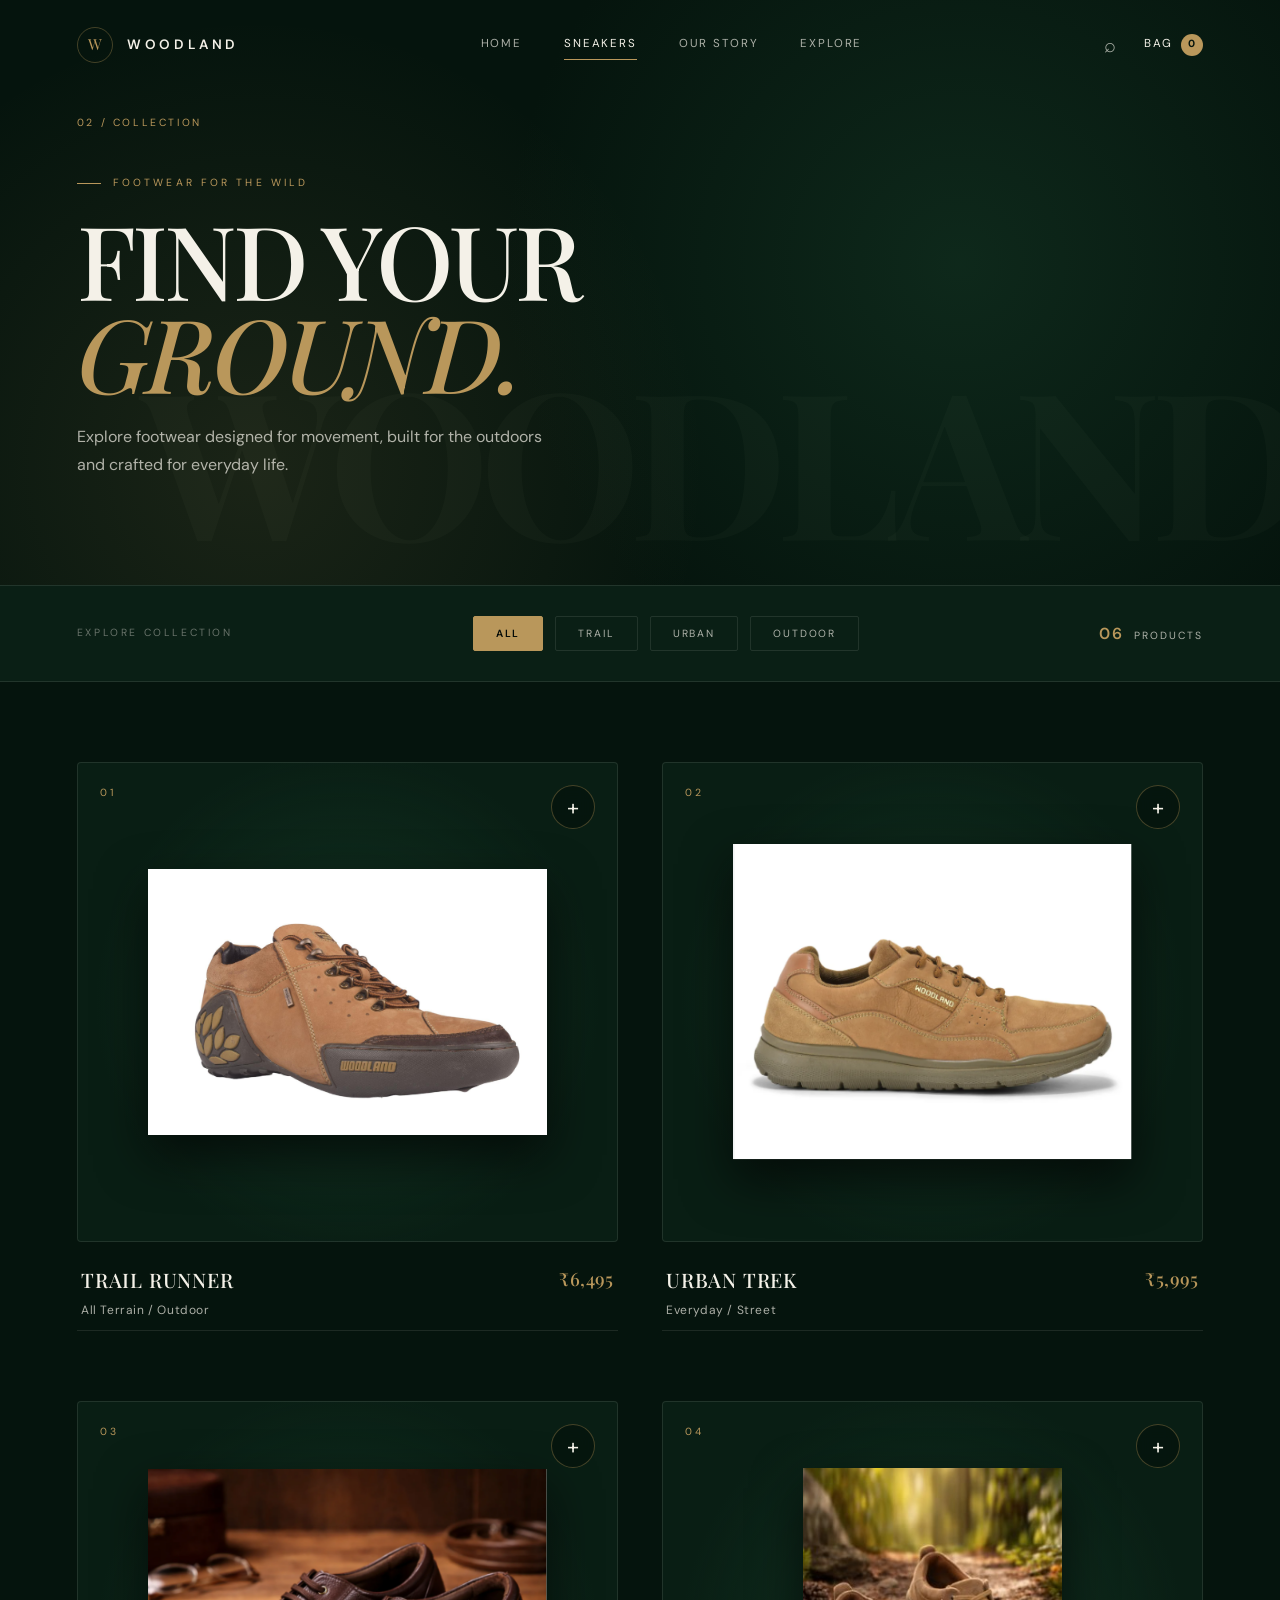
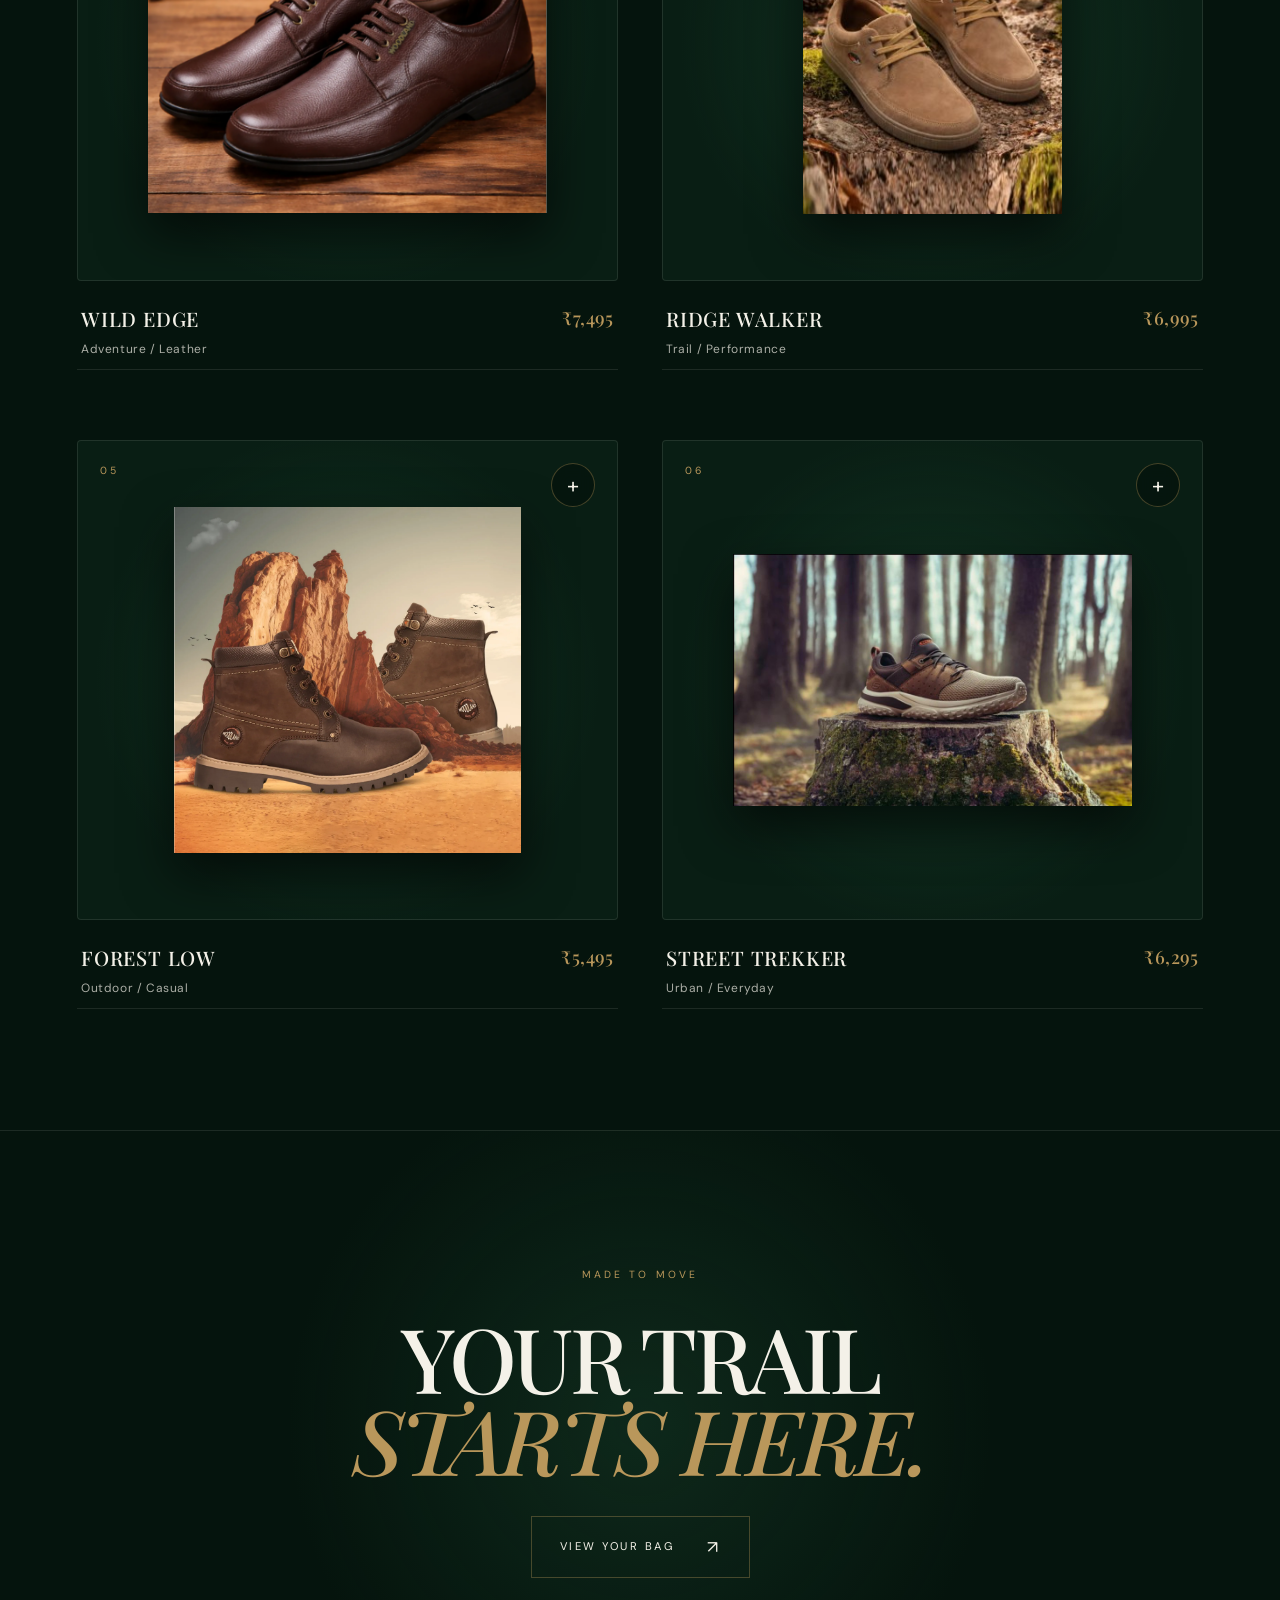
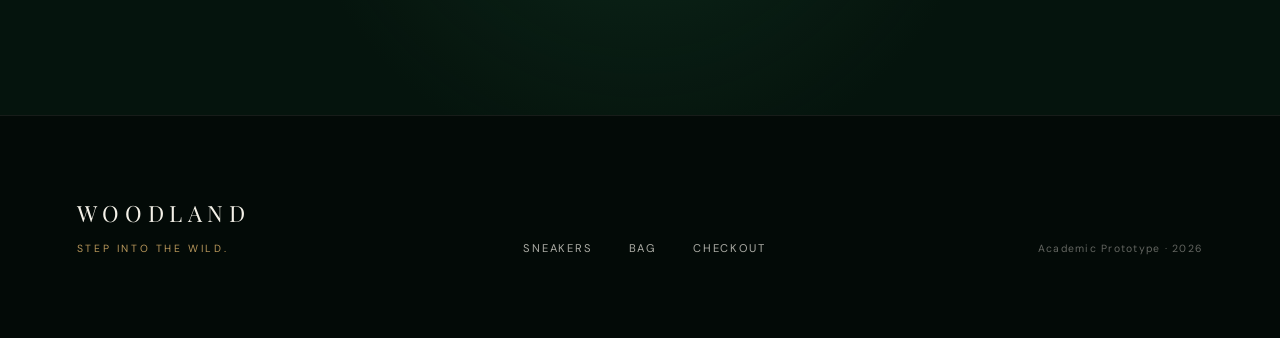
<file: products.html>
﻿<!DOCTYPE html>
<html lang="en">

<head>
    <meta charset="UTF-8">
    <meta name="viewport" content="width=device-width, initial-scale=1.0">
    <title>Sneakers Collection | Woodland</title>

    <link rel="stylesheet" href="css/style.css">
    <link rel="stylesheet" href="css/animation.css">
    <link rel="stylesheet" href="css/responsive.css">
    <link rel="stylesheet" href="css/products.css">
</head>

<body>

    <!-- ================= MOBILE NAVIGATION ================= -->
    <div class="mobile-backdrop" id="mobileBackdrop"></div>
    <aside class="mobile-nav" id="mobileNav">
        <div class="mobile-nav-links">
            <a href="index.html" class="mobile-nav-link">Home</a>
            <a href="products.html" class="mobile-nav-link active">Sneakers</a>
            <a href="index.html#story" class="mobile-nav-link">Our Story</a>
            <a href="index.html#explore" class="mobile-nav-link">Explore</a>
            <a href="cart.html" class="mobile-nav-link">Your Bag</a>
            <a href="payment.html" class="mobile-nav-link">Checkout</a>
        </div>
        <div class="mobile-nav-footer">
            <p>Woodland Footwear · Est. 1992</p>
        </div>
    </aside>

    <!-- ================= NAVBAR ================= -->
    <header class="navbar" id="navbar">
        <a href="index.html" class="brand">
            <span class="brand-mark">W</span>
            <span class="brand-name">WOODLAND</span>
        </a>

        <nav class="nav-links">
            <a href="index.html">HOME</a>
            <a href="products.html" class="active">SNEAKERS</a>
            <a href="index.html#story">OUR STORY</a>
            <a href="index.html#explore">EXPLORE</a>
        </nav>

        <div class="nav-actions">
            <button class="nav-icon" aria-label="Search">⌕</button>

            <a href="cart.html" class="cart-link">
                BAG
                <span id="cart-count">0</span>
            </a>

            <button class="menu-button" id="menuButton" aria-label="Toggle navigation">
                <span></span>
                <span></span>
            </button>
        </div>
    </header>

    <!-- ================= MAIN CONTENT ================= -->
    <main>

        <!-- HERO -->
        <section class="products-hero">
            <div class="products-number">
                02 / COLLECTION
            </div>

            <div class="products-heading">
                <p class="section-label">FOOTWEAR FOR THE WILD</p>
                <h1>
                    FIND YOUR<br>
                    <span>GROUND.</span>
                </h1>
                <p class="products-intro">
                    Explore footwear designed for movement, built for the outdoors and crafted for everyday life.
                </p>
            </div>

            <div class="products-hero-word">
                WOODLAND
            </div>
        </section>

        <!-- FILTER -->
        <section class="filter-section">
            <div class="filter-label">
                EXPLORE COLLECTION
            </div>

            <div class="filter-buttons">
                <button class="filter-btn active" data-filter="all">ALL</button>
                <button class="filter-btn" data-filter="trail">TRAIL</button>
                <button class="filter-btn" data-filter="urban">URBAN</button>
                <button class="filter-btn" data-filter="outdoor">OUTDOOR</button>
            </div>

            <div class="product-count">
                <span id="visible-count">06</span> PRODUCTS
            </div>
        </section>

        <!-- PRODUCTS GRID -->
        <section class="products-grid" id="productsGrid">

            <!-- PRODUCT 01 -->
            <article class="product-card reveal-up" data-category="trail" data-id="1">
                <div class="product-image">
                    <span class="product-number">01</span>
                    <img src="assets/images/sneaker-01.jpg" alt="Woodland Trail Runner" class="product-img">
                    <button class="quick-add" onclick="addToCart(1)" aria-label="Add Trail Runner to bag">+</button>
                    <div class="product-hover" onclick="addToCart(1)">
                        ADD TO BAG <span>↗</span>
                    </div>
                </div>
                <div class="product-info">
                    <div>
                        <h2>TRAIL RUNNER</h2>
                        <p>All Terrain / Outdoor</p>
                    </div>
                    <strong>₹6,495</strong>
                </div>
            </article>

            <!-- PRODUCT 02 -->
            <article class="product-card reveal-up" data-category="urban" data-id="2">
                <div class="product-image">
                    <span class="product-number">02</span>
                    <img src="assets/images/sneaker-02.png" alt="Woodland Urban Trek" class="product-img">
                    <button class="quick-add" onclick="addToCart(2)" aria-label="Add Urban Trek to bag">+</button>
                    <div class="product-hover" onclick="addToCart(2)">
                        ADD TO BAG <span>↗</span>
                    </div>
                </div>
                <div class="product-info">
                    <div>
                        <h2>URBAN TREK</h2>
                        <p>Everyday / Street</p>
                    </div>
                    <strong>₹5,995</strong>
                </div>
            </article>

            <!-- PRODUCT 03 -->
            <article class="product-card reveal-up" data-category="outdoor" data-id="3">
                <div class="product-image">
                    <span class="product-number">03</span>
                    <img src="assets/images/sneaker-03.png" alt="Woodland Wild Edge" class="product-img">
                    <button class="quick-add" onclick="addToCart(3)" aria-label="Add Wild Edge to bag">+</button>
                    <div class="product-hover" onclick="addToCart(3)">
                        ADD TO BAG <span>↗</span>
                    </div>
                </div>
                <div class="product-info">
                    <div>
                        <h2>WILD EDGE</h2>
                        <p>Adventure / Leather</p>
                    </div>
                    <strong>₹7,495</strong>
                </div>
            </article>

            <!-- PRODUCT 04 -->
            <article class="product-card reveal-up" data-category="trail" data-id="4">
                <div class="product-image">
                    <span class="product-number">04</span>
                    <img src="assets/images/sneaker-04.jpg" alt="Woodland Ridge Walker" class="product-img">
                    <button class="quick-add" onclick="addToCart(4)" aria-label="Add Ridge Walker to bag">+</button>
                    <div class="product-hover" onclick="addToCart(4)">
                        ADD TO BAG <span>↗</span>
                    </div>
                </div>
                <div class="product-info">
                    <div>
                        <h2>RIDGE WALKER</h2>
                        <p>Trail / Performance</p>
                    </div>
                    <strong>₹6,995</strong>
                </div>
            </article>

            <!-- PRODUCT 05 -->
            <article class="product-card reveal-up" data-category="outdoor" data-id="5">
                <div class="product-image">
                    <span class="product-number">05</span>
                    <img src="assets/images/sneaker-05.jpg" alt="Woodland Forest Low" class="product-img">
                    <button class="quick-add" onclick="addToCart(5)" aria-label="Add Forest Low to bag">+</button>
                    <div class="product-hover" onclick="addToCart(5)">
                        ADD TO BAG <span>↗</span>
                    </div>
                </div>
                <div class="product-info">
                    <div>
                        <h2>FOREST LOW</h2>
                        <p>Outdoor / Casual</p>
                    </div>
                    <strong>₹5,495</strong>
                </div>
            </article>

            <!-- PRODUCT 06 -->
            <article class="product-card reveal-up" data-category="urban" data-id="6">
                <div class="product-image">
                    <span class="product-number">06</span>
                    <img src="assets/images/sneaker-06.jpg" alt="Woodland Street Trekker" class="product-img">
                    <button class="quick-add" onclick="addToCart(6)" aria-label="Add Street Trekker to bag">+</button>
                    <div class="product-hover" onclick="addToCart(6)">
                        ADD TO BAG <span>↗</span>
                    </div>
                </div>
                <div class="product-info">
                    <div>
                        <h2>STREET TREKKER</h2>
                        <p>Urban / Everyday</p>
                    </div>
                    <strong>₹6,295</strong>
                </div>
            </article>

        </section>

        <!-- CTA -->
        <section class="products-cta">
            <p class="section-label">MADE TO MOVE</p>
            <h2 class="reveal-up">
                YOUR TRAIL<br>
                <span>STARTS HERE.</span>
            </h2>
            <a href="cart.html" class="hero-button reveal-up">
                <span>VIEW YOUR BAG</span>
                <span class="button-arrow">↗</span>
            </a>
        </section>

    </main>

    <!-- ================= FOOTER ================= -->
    <footer>
        <div class="footer-brand">
            <span>WOODLAND</span>
            <p>STEP INTO THE WILD.</p>
        </div>

        <div class="footer-links">
            <a href="products.html">Sneakers</a>
            <a href="cart.html">Bag</a>
            <a href="payment.html">Checkout</a>
        </div>

        <p class="copyright">
            Academic Prototype · 2026
        </p>
    </footer>

    <!-- ================= SCRIPTS ================= -->
    <script src="js/cart.js"></script>
    <script src="js/products.js"></script>
    <script src="js/main.js"></script>

</body>
</html>
</file>
<file: css/style.css>
@import url('https://fonts.googleapis.com/css2?family=DM+Sans:ital,wght@0,300;0,400;0,500;0,600;1,400&family=Playfair+Display:ital,wght@0,400;0,500;0,600;0,700;1,400;1,600&display=swap');

:root {
    --forest: #05140d;
    --forest-dark: #030a07;
    --forest-surface: #0a1f15;
    --forest-card: #0d261b;
    --forest-glow: #1f4f35;
    --cream: #f4f1e8;
    --cream-muted: rgba(244, 241, 232, 0.7);
    --cream-faint: rgba(244, 241, 232, 0.4);
    --gold: #b9975b;
    --gold-light: #d4b57e;
    --gold-glow: rgba(185, 151, 91, 0.25);
    --gold-border: rgba(185, 151, 91, 0.35);
    --border: rgba(244, 241, 232, 0.1);
    --border-light: rgba(244, 241, 232, 0.18);
    --shadow-deep: 0 30px 60px rgba(0, 0, 0, 0.7);
    --font-heading: "Playfair Display", Georgia, serif;
    --font-body: "DM Sans", -apple-system, BlinkMacSystemFont, sans-serif;
}

* {
    margin: 0;
    padding: 0;
    box-sizing: border-box;
}

html {
    scroll-behavior: smooth;
    background-color: var(--forest);
}

body {
    background: var(--forest);
    color: var(--cream);
    font-family: var(--font-body);
    font-size: 15px;
    line-height: 1.6;
    overflow-x: hidden;
    -webkit-font-smoothing: antialiased;
    -moz-osx-font-smoothing: grayscale;
}

body.menu-locked {
    overflow: hidden;
}

a {
    color: inherit;
    text-decoration: none;
    transition: color 0.3s ease;
}

button {
    font-family: inherit;
    border: none;
    background: none;
    cursor: pointer;
}

img {
    max-width: 100%;
    height: auto;
    display: block;
}

/* ================= PRELOADER ================= */

.preloader {
    position: fixed;
    inset: 0;
    z-index: 9999;
    background: var(--forest-dark);
    display: flex;
    flex-direction: column;
    justify-content: center;
    align-items: center;
    transition: opacity 0.8s cubic-bezier(0.16, 1, 0.3, 1), visibility 0.8s ease;
}

.preloader.hide {
    opacity: 0;
    visibility: hidden;
    pointer-events: none;
}

.loader-logo {
    font-family: var(--font-heading);
    font-size: 2.2rem;
    letter-spacing: 0.35em;
    font-weight: 500;
    color: var(--cream);
    text-transform: uppercase;
}

.loader-line {
    width: 160px;
    height: 1px;
    background: rgba(244, 241, 232, 0.15);
    margin: 25px 0 15px;
    overflow: hidden;
    position: relative;
}

.loader-line span {
    display: block;
    width: 0;
    height: 100%;
    background: var(--gold);
    animation: loading 1.4s ease forwards;
}

.preloader p {
    font-size: 0.65rem;
    letter-spacing: 0.3em;
    color: var(--gold);
    text-transform: uppercase;
}

/* ================= NAVBAR ================= */

.navbar {
    position: fixed;
    top: 0;
    left: 0;
    width: 100%;
    height: 90px;
    z-index: 1000;
    display: flex;
    align-items: center;
    justify-content: space-between;
    padding: 0 6vw;
    transition: background 0.4s ease, backdrop-filter 0.4s ease, height 0.4s ease, border-bottom 0.4s ease;
    border-bottom: 1px solid transparent;
}

.navbar.scrolled {
    height: 72px;
    background: rgba(3, 10, 7, 0.85);
    backdrop-filter: blur(18px);
    -webkit-backdrop-filter: blur(18px);
    border-bottom: 1px solid rgba(244, 241, 232, 0.08);
}

.brand {
    display: flex;
    align-items: center;
    gap: 14px;
}

.brand-mark {
    width: 36px;
    height: 36px;
    border: 1px solid var(--gold-border);
    border-radius: 50%;
    display: grid;
    place-items: center;
    font-family: var(--font-heading);
    font-size: 0.95rem;
    color: var(--gold);
    transition: all 0.3s ease;
}

.brand:hover .brand-mark {
    background: var(--gold);
    color: var(--forest);
    border-color: var(--gold);
}

.brand-name {
    letter-spacing: 0.28em;
    font-size: 0.85rem;
    font-weight: 600;
    color: var(--cream);
}

.nav-links {
    display: flex;
    gap: 42px;
}

.nav-links a {
    font-size: 0.72rem;
    letter-spacing: 0.16em;
    text-transform: uppercase;
    color: var(--cream-muted);
    position: relative;
    padding: 6px 0;
}

.nav-links a::after {
    content: "";
    position: absolute;
    left: 0;
    bottom: 0;
    width: 0;
    height: 1px;
    background: var(--gold);
    transition: width 0.35s cubic-bezier(0.16, 1, 0.3, 1);
}

.nav-links a:hover,
.nav-links a.active {
    color: var(--cream);
}

.nav-links a:hover::after,
.nav-links a.active::after {
    width: 100%;
}

.nav-actions {
    display: flex;
    align-items: center;
    gap: 28px;
}

.nav-icon {
    font-size: 1.25rem;
    color: var(--cream-muted);
    transition: color 0.3s ease, transform 0.3s ease;
}

.nav-icon:hover {
    color: var(--gold);
    transform: scale(1.1);
}

.cart-link {
    font-size: 0.72rem;
    letter-spacing: 0.16em;
    text-transform: uppercase;
    color: var(--cream);
    display: flex;
    align-items: center;
    gap: 8px;
}

#cart-count {
    display: inline-grid;
    place-items: center;
    width: 22px;
    height: 22px;
    border-radius: 50%;
    background: var(--gold);
    color: var(--forest);
    font-size: 0.65rem;
    font-weight: 700;
    transition: transform 0.3s cubic-bezier(0.175, 0.885, 0.32, 1.275);
}

#cart-count.bump {
    transform: scale(1.35);
}

.menu-button {
    display: none;
    flex-direction: column;
    justify-content: center;
    gap: 6px;
    width: 32px;
    height: 32px;
}

.menu-button span {
    display: block;
    width: 24px;
    height: 1px;
    background: var(--cream);
    transition: transform 0.3s ease, opacity 0.3s ease;
}

.menu-button.active span:nth-child(1) {
    transform: translateY(3.5px) rotate(45deg);
}

.menu-button.active span:nth-child(2) {
    transform: translateY(-3.5px) rotate(-45deg);
}

/* ================= MOBILE NAV DRAWER ================= */

.mobile-backdrop {
    position: fixed;
    inset: 0;
    background: rgba(0, 0, 0, 0.75);
    backdrop-filter: blur(8px);
    z-index: 1998;
    opacity: 0;
    visibility: hidden;
    transition: all 0.4s ease;
}

.mobile-backdrop.open {
    opacity: 1;
    visibility: visible;
}

.mobile-nav {
    position: fixed;
    top: 0;
    right: 0;
    width: 320px;
    max-width: 85vw;
    height: 100vh;
    background: var(--forest-surface);
    border-left: 1px solid var(--border);
    z-index: 1999;
    padding: 100px 35px 50px;
    display: flex;
    flex-direction: column;
    justify-content: space-between;
    transform: translateX(100%);
    transition: transform 0.4s cubic-bezier(0.16, 1, 0.3, 1);
}

.mobile-nav.open {
    transform: translateX(0);
}

.mobile-nav-links {
    display: flex;
    flex-direction: column;
    gap: 25px;
}

.mobile-nav-links a {
    font-family: var(--font-heading);
    font-size: 1.5rem;
    letter-spacing: 0.05em;
    color: var(--cream-muted);
    border-bottom: 1px solid rgba(244, 241, 232, 0.06);
    padding-bottom: 15px;
    transition: color 0.3s ease, padding-left 0.3s ease;
}

.mobile-nav-links a:hover,
.mobile-nav-links a.active {
    color: var(--gold);
    padding-left: 8px;
}

.mobile-nav-footer {
    font-size: 0.65rem;
    letter-spacing: 0.2em;
    color: var(--cream-faint);
    text-transform: uppercase;
}

/* ================= HERO SECTION ================= */

.hero {
    min-height: 100vh;
    position: relative;
    overflow: hidden;
    display: flex;
    align-items: center;
    padding: 140px 6vw 100px;
    background:
        radial-gradient(circle at 70% 35%, rgba(31, 79, 53, 0.45), transparent 45%),
        radial-gradient(circle at 25% 80%, rgba(185, 151, 91, 0.12), transparent 40%),
        linear-gradient(135deg, #030a07 0%, #05140d 50%, #0c261a 100%);
}

.hero::after {
    content: "";
    position: absolute;
    inset: 0;
    background: radial-gradient(ellipse at center, transparent 35%, rgba(3, 10, 7, 0.65) 100%);
    pointer-events: none;
    z-index: 4;
}

.hero-content {
    position: relative;
    z-index: 10;
    max-width: 620px;
}

.section-label,
.eyebrow {
    font-size: 0.65rem;
    letter-spacing: 0.3em;
    color: var(--gold);
    text-transform: uppercase;
    margin-bottom: 22px;
    display: flex;
    align-items: center;
    gap: 12px;
}

.section-label::before {
    content: "";
    width: 24px;
    height: 1px;
    background: var(--gold);
}

.hero h1 {
    font-family: var(--font-heading);
    font-size: clamp(3.8rem, 8vw, 7.5rem);
    line-height: 0.88;
    font-weight: 500;
    letter-spacing: -0.04em;
    color: var(--cream);
    margin: 10px 0 28px;
}

.hero h1 span {
    color: var(--gold);
    font-style: italic;
}

.hero-description {
    color: var(--cream-muted);
    font-size: 1rem;
    line-height: 1.8;
    max-width: 480px;
    margin-bottom: 40px;
}

.hero-button {
    display: inline-flex;
    align-items: center;
    gap: 32px;
    padding: 16px 28px;
    background: transparent;
    border: 1px solid var(--gold-border);
    color: var(--cream);
    font-size: 0.7rem;
    letter-spacing: 0.22em;
    text-transform: uppercase;
    transition: all 0.4s cubic-bezier(0.16, 1, 0.3, 1);
    position: relative;
    overflow: hidden;
}

.hero-button::before {
    content: "";
    position: absolute;
    inset: 0;
    background: var(--gold);
    transform: translateY(100%);
    transition: transform 0.4s cubic-bezier(0.16, 1, 0.3, 1);
    z-index: 0;
}

.hero-button span {
    position: relative;
    z-index: 1;
    transition: color 0.4s ease;
}

.hero-button .button-arrow {
    font-size: 1.1rem;
    transition: transform 0.3s ease;
}

.hero-button:hover::before {
    transform: translateY(0);
}

.hero-button:hover span {
    color: var(--forest-dark);
}

.hero-button:hover .button-arrow {
    transform: translateX(5px);
}

/* Hero Visual Stage */

.hero-image {
    position: absolute;
    right: 9vw;
    top: 50%;
    transform: translateY(-50%) rotate(-4deg);
    width: 450px;
    height: 520px;
    overflow: hidden;
    border: 1px solid rgba(244, 241, 232, 0.15);
    border-radius: 4px;
    z-index: 2;
    box-shadow: 0 35px 70px rgba(0, 0, 0, 0.7);
}

.hero-image img.forest {
    width: 100%;
    height: 100%;
    object-fit: cover;
    filter: brightness(0.85) contrast(1.1);
    transition: transform 1.2s cubic-bezier(0.16, 1, 0.3, 1);
}

.hero-shoe {
    position: absolute;
    right: 8vw;
    top: 50%;
    transform: translateY(-45%);
    width: 440px;
    height: 340px;
    z-index: 6;
    display: flex;
    justify-content: center;
    align-items: center;
    pointer-events: none;
}

.hero-shoe img {
    width: 100%;
    height: 100%;
    object-fit: contain;
    filter: drop-shadow(0 30px 35px rgba(0, 0, 0, 0.8));
    animation: floatingShoe 5.5s ease-in-out infinite;
}

.chameleon {
    position: absolute;
    right: 4vw;
    top: 22%;
    width: 220px;
    z-index: 8;
    animation: chameleonFloat 6s ease-in-out infinite;
    pointer-events: none;
}

.chameleon img {
    width: 100%;
    height: auto;
    object-fit: contain;
    filter: drop-shadow(0 15px 20px rgba(0, 0, 0, 0.5));
}

.hero-scroll {
    position: absolute;
    bottom: 35px;
    left: 6vw;
    font-size: 0.6rem;
    letter-spacing: 0.25em;
    color: var(--cream-faint);
    z-index: 10;
}

/* ================= STORY SECTION ================= */

.story-section {
    padding: 140px 6vw;
    background:
        radial-gradient(circle at 20% 50%, rgba(31, 79, 53, 0.25), transparent 45%),
        var(--forest);
    position: relative;
    border-top: 1px solid var(--border);
}

.story-heading {
    max-width: 750px;
    margin: 0 auto;
    text-align: center;
}

.story-heading .section-label {
    justify-content: center;
}

.story-heading .section-label::before {
    display: none;
}

.story-heading h2 {
    font-family: var(--font-heading);
    font-size: clamp(3rem, 6vw, 5.5rem);
    line-height: 0.95;
    font-weight: 500;
    letter-spacing: -0.04em;
    margin: 15px 0 25px;
}

.story-heading h2 span {
    color: var(--gold);
    font-style: italic;
}

.story-heading p {
    color: var(--cream-muted);
    font-size: 1.05rem;
    line-height: 1.8;
    max-width: 580px;
    margin: 0 auto 35px;
}

.text-link {
    display: inline-flex;
    align-items: center;
    gap: 15px;
    font-size: 0.7rem;
    letter-spacing: 0.2em;
    color: var(--gold);
    border-bottom: 1px solid var(--gold-border);
    padding-bottom: 6px;
    transition: all 0.3s ease;
}

.text-link:hover {
    color: var(--cream);
    border-color: var(--cream);
    gap: 20px;
}

.story-visual {
    width: 100%;
    max-width: 960px;
    height: 520px;
    margin: 70px auto 0;
    overflow: hidden;
    position: relative;
    border: 1px solid var(--border);
    border-radius: 4px;
    box-shadow: var(--shadow-deep);
}

.story-visual img {
    width: 100%;
    height: 100%;
    object-fit: cover;
    transition: transform 1.2s cubic-bezier(0.16, 1, 0.3, 1);
}

.story-visual:hover img {
    transform: scale(1.06);
}

/* ================= COLLECTION SECTION ================= */

.collection-section {
    padding: 130px 6vw;
    background: var(--forest-surface);
    border-top: 1px solid var(--border);
    position: relative;
}

.collection-header {
    display: flex;
    justify-content: space-between;
    align-items: flex-end;
    margin-bottom: 70px;
    flex-wrap: wrap;
    gap: 30px;
}

.collection-header h2 {
    font-family: var(--font-heading);
    font-size: clamp(2.8rem, 5.5vw, 4.8rem);
    line-height: 0.95;
    font-weight: 500;
    letter-spacing: -0.03em;
    margin-top: 10px;
}

.collection-header h2 span {
    color: var(--gold);
    font-style: italic;
}

.collection-header p {
    color: var(--cream-muted);
    font-size: 0.95rem;
    line-height: 1.7;
    max-width: 320px;
}

.collection-grid {
    display: grid;
    grid-template-columns: repeat(3, 1fr);
    gap: 35px;
}

.collection-card {
    position: relative;
    background: var(--forest-card);
    border: 1px solid var(--border);
    border-radius: 4px;
    overflow: hidden;
    transition: transform 0.4s cubic-bezier(0.16, 1, 0.3, 1), border-color 0.4s ease, box-shadow 0.4s ease;
}

.collection-card:hover {
    transform: translateY(-8px);
    border-color: var(--gold-border);
    box-shadow: 0 20px 40px rgba(0, 0, 0, 0.5);
}

.collection-number {
    position: absolute;
    top: 20px;
    left: 20px;
    font-size: 0.65rem;
    letter-spacing: 0.25em;
    color: var(--gold);
    z-index: 3;
}

.collection-visual {
    width: 100%;
    height: 380px;
    overflow: hidden;
    position: relative;
    background:
        radial-gradient(circle at center, rgba(31, 79, 53, 0.35), transparent 70%),
        #091d14;
    display: flex;
    align-items: center;
    justify-content: center;
    padding: 30px;
}

.collection-visual img {
    width: 85%;
    height: 85%;
    object-fit: contain;
    transition: transform 0.8s cubic-bezier(0.16, 1, 0.3, 1);
    filter: drop-shadow(0 15px 20px rgba(0, 0, 0, 0.5));
}

.collection-card:hover .collection-visual img {
    transform: scale(1.1) rotate(-3deg);
}

.collection-info {
    padding: 24px 28px;
    border-top: 1px solid var(--border);
    display: flex;
    justify-content: space-between;
    align-items: baseline;
}

.collection-info h3 {
    font-family: var(--font-heading);
    font-size: 1.25rem;
    font-weight: 500;
    letter-spacing: 0.05em;
    color: var(--cream);
}

.collection-info p {
    font-size: 0.75rem;
    color: var(--cream-muted);
}

.collection-action {
    margin-top: 60px;
    text-align: center;
}

/* ================= EXPLORE SECTION ================= */

.explore-section {
    position: relative;
    min-height: 85vh;
    overflow: hidden;
    display: flex;
    align-items: center;
    justify-content: center;
    text-align: center;
    padding: 100px 6vw;
}

.explore-background {
    position: absolute;
    inset: 0;
    z-index: 0;
}

.explore-background img {
    width: 100%;
    height: 100%;
    object-fit: cover;
    filter: brightness(0.35) contrast(1.15);
}

.explore-overlay {
    position: absolute;
    inset: 0;
    background:
        linear-gradient(to bottom,
            rgba(5, 20, 13, 0.85) 0%,
            rgba(5, 20, 13, 0.4) 50%,
            rgba(5, 20, 13, 0.9) 100%);
}

.explore-content {
    position: relative;
    z-index: 2;
    max-width: 850px;
}

.explore-content .section-label {
    justify-content: center;
}

.explore-content .section-label::before {
    display: none;
}

.explore-content h2 {
    font-family: var(--font-heading);
    font-size: clamp(3.5rem, 8vw, 7rem);
    line-height: 0.9;
    color: var(--cream);
    font-weight: 400;
    letter-spacing: -0.04em;
    margin: 15px 0 25px;
}

.explore-content h2 span {
    color: var(--gold);
    font-style: italic;
}

.explore-content p {
    max-width: 520px;
    margin: 0 auto 40px;
    color: var(--cream-muted);
    font-size: 1.05rem;
    line-height: 1.8;
}

/* ================= FINAL CTA ================= */

.final-cta {
    padding: 140px 6vw;
    background:
        radial-gradient(circle at center, rgba(31, 79, 53, 0.35), transparent 50%),
        var(--forest);
    border-top: 1px solid var(--border);
    display: flex;
    flex-direction: column;
    align-items: center;
    text-align: center;
}

.final-cta .section-label {
    justify-content: center;
}

.final-cta .section-label::before {
    display: none;
}

.final-cta h2 {
    font-family: var(--font-heading);
    font-size: clamp(3.5rem, 7.5vw, 6.5rem);
    line-height: 0.92;
    font-weight: 500;
    letter-spacing: -0.04em;
    margin: 15px 0 45px;
}

.final-cta h2 span {
    color: var(--gold);
    font-style: italic;
}

/* ================= FOOTER ================= */

footer {
    padding: 80px 6vw;
    background: var(--forest-dark);
    border-top: 1px solid rgba(244, 241, 232, 0.08);
    display: flex;
    justify-content: space-between;
    align-items: flex-end;
    flex-wrap: wrap;
    gap: 40px;
}

.footer-brand span {
    font-family: var(--font-heading);
    font-size: 1.4rem;
    letter-spacing: 0.25em;
    color: var(--cream);
    display: block;
}

.footer-brand p {
    margin-top: 10px;
    color: var(--gold);
    font-size: 0.65rem;
    letter-spacing: 0.25em;
}

.footer-links {
    display: flex;
    gap: 36px;
    font-size: 0.7rem;
    text-transform: uppercase;
    letter-spacing: 0.16em;
    color: var(--cream-muted);
}

.footer-links a:hover {
    color: var(--gold);
}

.copyright {
    color: var(--cream-faint);
    font-size: 0.65rem;
    letter-spacing: 0.12em;
}

/* ================= CART TOAST NOTIFICATION ================= */

.cart-message {
    position: fixed;
    bottom: 35px;
    right: 35px;
    z-index: 3000;
    background: rgba(10, 31, 21, 0.92);
    border: 1px solid var(--gold-border);
    backdrop-filter: blur(16px);
    -webkit-backdrop-filter: blur(16px);
    border-radius: 4px;
    padding: 16px 22px;
    display: flex;
    align-items: center;
    gap: 18px;
    box-shadow: var(--shadow-deep);
    transform: translateY(100px);
    opacity: 0;
    transition: transform 0.4s cubic-bezier(0.16, 1, 0.3, 1), opacity 0.4s ease;
}

.cart-message.show {
    transform: translateY(0);
    opacity: 1;
}

.toast-thumb {
    width: 48px;
    height: 48px;
    background: #06170f;
    border: 1px solid var(--border);
    border-radius: 3px;
    display: flex;
    align-items: center;
    justify-content: center;
    overflow: hidden;
}

.toast-thumb img {
    width: 90%;
    height: 90%;
    object-fit: contain;
}

.toast-info {
    display: flex;
    flex-direction: column;
    gap: 4px;
}

.toast-tag {
    font-size: 0.55rem;
    letter-spacing: 0.2em;
    color: var(--gold);
}

.toast-info strong {
    font-family: var(--font-heading);
    font-size: 0.95rem;
    color: var(--cream);
    letter-spacing: 0.05em;
}

.toast-link {
    font-size: 0.65rem;
    letter-spacing: 0.18em;
    color: var(--gold);
    border-left: 1px solid var(--border);
    padding-left: 16px;
    margin-left: 6px;
}

.toast-link:hover {
    color: var(--cream);
}

/* ================= SCROLL REVEAL UTILITIES ================= */

.reveal,
.reveal-up {
    opacity: 0;
    transform: translateY(35px);
    transition: opacity 0.9s cubic-bezier(0.16, 1, 0.3, 1), transform 0.9s cubic-bezier(0.16, 1, 0.3, 1);
    will-change: opacity, transform;
}

.reveal.revealed,
.reveal-up.revealed {
    opacity: 1;
    transform: translateY(0);
}

.reveal-fade {
    opacity: 0;
    transition: opacity 1s ease;
}

.reveal-fade.revealed {
    opacity: 1;
}
</file>
<file: css/animation.css>
﻿/* ================= WOODLAND ANIMATION SYSTEM ================= */

/* Preloader Loading Line */
@keyframes loading {
    0% { width: 0%; }
    50% { width: 70%; }
    100% { width: 100%; }
}

/* Floating Sneaker Physics */
@keyframes floatingShoe {
    0%, 100% {
        transform: translateY(0) rotate(-2deg);
        filter: drop-shadow(0 25px 30px rgba(0, 0, 0, 0.75));
    }
    50% {
        transform: translateY(-16px) rotate(2deg);
        filter: drop-shadow(0 40px 45px rgba(0, 0, 0, 0.55));
    }
}

/* Chameleon Floating Sway */
@keyframes chameleonFloat {
    0%, 100% { transform: translateY(0) rotate(-1deg); }
    50% { transform: translateY(-12px) rotate(2deg); }
}

/* Atmospheric Glow Pulse */
@keyframes glowMove {
    0% { transform: translate(0, 0) scale(1); opacity: 0.3; }
    50% { transform: translate(-40px, 30px) scale(1.15); opacity: 0.5; }
    100% { transform: translate(30px, -20px) scale(0.95); opacity: 0.3; }
}

/* Woodpecker Rapid Pecking Animation */
@keyframes woodpeckerPeck {
    0%, 100% { transform: rotate(0deg) translate(0, 0); }
    10%, 30%, 50%, 70%, 90% { transform: rotate(18deg) translate(8px, 6px); }
    20%, 40%, 60%, 80% { transform: rotate(-5deg) translate(-3px, -2px); }
}

/* Woodpecker Shoe Strike */
@keyframes woodpeckerShoeStrike {
    0% { transform: translate(0, 0) rotate(0deg); }
    40% { transform: translate(60px, 30px) rotate(25deg); }
    60% { transform: translate(62px, 32px) rotate(28deg); }
    80% { transform: translate(45px, 20px) rotate(15deg); }
    100% { transform: translate(0, 0) rotate(0deg); }
}

/* Impact Shockwave Pulse */
@keyframes impactRing {
    0% { transform: scale(0.2); opacity: 1; border-width: 3px; }
    100% { transform: scale(2.2); opacity: 0; border-width: 1px; }
}

/* Scanning Laser HUD */
@keyframes laserScan {
    0% { top: 0%; opacity: 0.8; }
    50% { top: 100%; opacity: 1; }
    100% { top: 0%; opacity: 0.8; }
}

/* Eagle Swoop Strike */
@keyframes eagleSwoop {
    0% {
        transform: translate(120px, -120px) scale(0.7) rotate(-15deg);
        opacity: 0;
    }
    40% {
        transform: translate(-10px, 20px) scale(1.05) rotate(5deg);
        opacity: 1;
    }
    60% {
        transform: translate(0px, 15px) scale(1) rotate(0deg);
        opacity: 1;
    }
    100% {
        transform: translate(-150px, -80px) scale(0.85) rotate(-10deg);
        opacity: 0;
    }
}

/* Hippo Ground Tremor */
@keyframes hippoRumble {
    0% { transform: scale(1) translate(0, 0); }
    25% { transform: scale(1.02) translate(-3px, 4px); }
    50% { transform: scale(1.01) translate(4px, -3px); }
    75% { transform: scale(1.02) translate(-2px, 2px); }
    100% { transform: scale(1) translate(0, 0); }
}

/* Camera Shake Triggers */
.shake-soft {
    animation: shakeSoft 0.4s ease;
}
@keyframes shakeSoft {
    0%, 100% { transform: translate(0, 0); }
    20% { transform: translate(-3px, 2px); }
    40% { transform: translate(3px, -2px); }
    60% { transform: translate(-2px, 1px); }
    80% { transform: translate(2px, -1px); }
}

.shake-hard {
    animation: shakeHard 0.5s cubic-bezier(0.36, 0.07, 0.19, 0.97) both;
}
@keyframes shakeHard {
    10%, 90% { transform: translate3d(-4px, 2px, 0); }
    20%, 80% { transform: translate3d(5px, -4px, 0); }
    30%, 50%, 70% { transform: translate3d(-6px, 5px, 0); }
    40%, 60% { transform: translate3d(6px, -3px, 0); }
}

.shake-rumble {
    animation: shakeRumble 0.8s ease-in-out both;
}
@keyframes shakeRumble {
    0%, 100% { transform: translate(0, 0) rotate(0); }
    15% { transform: translate(-4px, 3px) rotate(-0.5deg); }
    30% { transform: translate(4px, -3px) rotate(0.5deg); }
    45% { transform: translate(-5px, 4px) rotate(-0.5deg); }
    60% { transform: translate(3px, -2px) rotate(0.3deg); }
    75% { transform: translate(-2px, 2px) rotate(-0.2deg); }
}

/* Final Climax Camera Push */
@keyframes cameraSlowPush {
    0% { transform: scale(1); }
    100% { transform: scale(1.05); }
}

/* Hero Content Reveal */
@keyframes heroReveal {
    from { opacity: 0; transform: translateY(35px); }
    to { opacity: 1; transform: translateY(0); }
}
</file>
<file: css/responsive.css>
﻿/* ================= WOODLAND RESPONSIVE SYSTEM ================= */

/* --- Medium Desktop & Large Tablets (<= 1100px) --- */
@media (max-width: 1100px) {
    .collection-grid {
        grid-template-columns: repeat(2, 1fr);
        gap: 30px;
    }

    .hero h1 {
        font-size: clamp(3.4rem, 7.5vw, 6rem);
    }

    .hero-image {
        width: 380px;
        height: 450px;
        right: 4vw;
    }

    .hero-shoe {
        width: 380px;
        height: 300px;
        right: 3vw;
    }

    .chameleon {
        width: 180px;
        right: 2vw;
        top: 20%;
    }
}

/* --- Tablets & Mobile Landscape (<= 900px) --- */
@media (max-width: 900px) {
    .navbar {
        height: 75px;
        padding: 0 5vw;
    }

    .nav-links {
        display: none;
    }

    .menu-button {
        display: flex;
    }

    /* Hero */
    .hero {
        padding: 120px 5vw 80px;
        flex-direction: column;
        justify-content: center;
        align-items: flex-start;
        min-height: auto;
    }

    .hero-content {
        max-width: 100%;
        margin-bottom: 50px;
    }

    .hero-image {
        position: relative;
        right: auto;
        top: auto;
        transform: none;
        width: 100%;
        max-width: 420px;
        height: 380px;
        margin: 20px auto;
        opacity: 0.85;
    }

    .hero-shoe {
        position: absolute;
        right: 50%;
        top: auto;
        bottom: 120px;
        transform: translateX(50%);
        width: 340px;
        height: 270px;
    }

    .chameleon {
        right: 8vw;
        top: auto;
        bottom: 340px;
        width: 150px;
    }

    .hero-scroll {
        display: none;
    }

    /* Collection */
    .collection-grid {
        grid-template-columns: 1fr;
        max-width: 520px;
        margin: 0 auto;
    }

    .collection-header {
        flex-direction: column;
        align-items: flex-start;
        margin-bottom: 45px;
    }

    /* Products Grid */
    .products-grid {
        grid-template-columns: 1fr;
        width: 90vw;
        gap: 50px;
        margin: 50px auto 90px;
    }

    .product-image {
        height: 420px;
    }

    .filter-section {
        flex-direction: column;
        align-items: flex-start;
        gap: 15px;
        padding: 20px 5vw;
    }

    .filter-buttons {
        width: 100%;
        overflow-x: auto;
        padding-bottom: 6px;
    }

    /* Cart & Checkout */
    .cart-section,
    .checkout-section {
        grid-template-columns: 1fr;
        gap: 50px;
        padding: 50px 5vw 100px;
    }

    .cart-summary,
    .payment-summary {
        position: static;
        top: auto;
    }

    .payment-summary {
        order: -1;
    }

    /* Footer */
    footer {
        flex-direction: column;
        align-items: flex-start;
        gap: 35px;
        padding: 60px 5vw;
    }

    .footer-links {
        flex-wrap: wrap;
        gap: 20px 30px;
    }
}

/* --- Standard Mobile (<= 600px) --- */
@media (max-width: 600px) {
    .navbar {
        height: 68px;
    }

    .hero {
        padding: 100px 5vw 60px;
    }

    .hero h1 {
        font-size: clamp(3rem, 12vw, 4.5rem);
    }

    .hero-image {
        height: 300px;
    }

    .hero-shoe {
        width: 280px;
        height: 220px;
        bottom: 80px;
    }

    .chameleon {
        width: 110px;
        bottom: 260px;
        right: 4vw;
    }

    .story-section,
    .collection-section,
    .explore-section,
    .final-cta {
        padding: 80px 5vw;
    }

    .story-visual {
        height: 320px;
        margin-top: 40px;
    }

    .product-image {
        height: 350px;
        padding: 20px;
    }

    .cart-item {
        grid-template-columns: 1fr;
        text-align: center;
        gap: 20px;
    }

    .cart-item-image {
        margin: 0 auto;
        width: 160px;
        height: 160px;
    }

    .quantity-control {
        justify-content: center;
    }

    .cart-item-price {
        align-items: center;
    }

    .form-grid {
        grid-template-columns: 1fr;
        gap: 16px;
    }

    .payment-methods {
        flex-direction: column;
    }

    .payment-option {
        width: 100%;
    }

    .cart-summary,
    .payment-summary {
        padding: 26px 20px;
    }

    .cart-summary h2,
    .payment-summary h2 {
        font-size: 2rem;
    }

    .cart-message {
        bottom: 20px;
        left: 20px;
        right: 20px;
        padding: 14px 18px;
    }
}
</file>
<file: css/cart.css>
/* ================= WOODLAND CART / BAG STYLING ================= */

.cart-hero {
    min-height: 55vh;
    padding: 160px 6vw 80px;
    position: relative;
    display: flex;
    align-items: flex-end;
    overflow: hidden;
    background:
        radial-gradient(circle at 75% 45%, rgba(31, 79, 53, 0.35), transparent 45%),
        radial-gradient(circle at 20% 80%, rgba(185, 151, 91, 0.12), transparent 40%),
        var(--forest);
}

.cart-number {
    position: absolute;
    right: 6vw;
    top: 130px;
    font-size: 0.65rem;
    letter-spacing: 0.25em;
    color: var(--gold);
}

.cart-hero h1 {
    font-family: var(--font-heading);
    font-size: clamp(3.8rem, 8vw, 7.5rem);
    line-height: 0.88;
    font-weight: 500;
    letter-spacing: -0.04em;
    color: var(--cream);
    margin-top: 10px;
}

.cart-hero h1 span {
    color: var(--gold);
    font-style: italic;
}

/* ================= CART SECTION ================= */

.cart-section {
    padding: 70px 6vw 140px;
    display: grid;
    grid-template-columns: 1.6fr 1fr;
    gap: 60px;
    background: var(--forest);
    align-items: flex-start;
}

/* Top Bar */

.cart-topbar {
    display: flex;
    justify-content: space-between;
    padding-bottom: 18px;
    border-bottom: 1px solid var(--border);
    font-size: 0.65rem;
    letter-spacing: 0.2em;
    color: var(--cream-muted);
    text-transform: uppercase;
}

#cart-item-count {
    color: var(--gold);
    font-weight: 600;
}

/* ================= CART ITEM ================= */

.cart-item {
    display: grid;
    grid-template-columns: 140px 1fr auto;
    gap: 30px;
    padding: 30px 0;
    border-bottom: 1px solid var(--border);
    align-items: center;
    transition: opacity 0.3s ease, transform 0.3s ease;
}

.cart-item-image {
    width: 140px;
    height: 140px;
    background:
        radial-gradient(circle at center, rgba(31, 79, 53, 0.4), transparent 70%),
        #091e14;
    border: 1px solid var(--border);
    border-radius: 4px;
    display: flex;
    align-items: center;
    justify-content: center;
    padding: 15px;
    overflow: hidden;
}

.cart-item-image img {
    width: 90%;
    height: 90%;
    object-fit: contain;
    filter: drop-shadow(0 10px 15px rgba(0, 0, 0, 0.6));
    transition: transform 0.4s ease;
}

.cart-item:hover .cart-item-image img {
    transform: scale(1.08) rotate(-3deg);
}

.cart-item-info {
    display: flex;
    flex-direction: column;
    gap: 6px;
}

.item-cat {
    font-size: 0.6rem;
    letter-spacing: 0.18em;
    color: var(--gold);
    text-transform: uppercase;
}

.cart-item-info h2 {
    font-family: var(--font-heading);
    font-size: 1.35rem;
    font-weight: 500;
    letter-spacing: 0.03em;
    color: var(--cream);
    margin: 0;
}

.item-unit-price {
    font-size: 0.75rem;
    color: var(--cream-muted);
}

.quantity-control {
    display: flex;
    align-items: center;
    gap: 12px;
    margin-top: 12px;
}

.quantity-control button {
    width: 30px;
    height: 30px;
    border: 1px solid var(--border);
    border-radius: 2px;
    background: rgba(244, 241, 232, 0.04);
    color: var(--cream);
    display: grid;
    place-items: center;
    cursor: pointer;
    font-size: 1rem;
    transition: all 0.25s ease;
}

.quantity-control button:hover {
    background: var(--gold);
    color: var(--forest-dark);
    border-color: var(--gold);
}

.quantity-control span {
    font-size: 0.85rem;
    font-weight: 600;
    min-width: 24px;
    text-align: center;
    color: var(--cream);
}

.cart-item-price {
    display: flex;
    flex-direction: column;
    align-items: flex-end;
    gap: 15px;
}

.cart-item-price strong {
    font-family: var(--font-heading);
    font-size: 1.25rem;
    font-weight: 500;
    color: var(--gold);
}

.remove-item {
    font-size: 0.6rem;
    letter-spacing: 0.16em;
    color: var(--cream-faint);
    cursor: pointer;
    transition: color 0.3s ease;
    text-transform: uppercase;
}

.remove-item:hover {
    color: #e07a5f;
}

/* ================= CART SUMMARY ================= */

.cart-summary {
    position: sticky;
    top: 100px;
    background: var(--forest-surface);
    border: 1px solid var(--border);
    border-radius: 4px;
    padding: 38px 34px;
    box-shadow: var(--shadow-deep);
}

.cart-summary h2 {
    font-family: var(--font-heading);
    font-size: 2.5rem;
    line-height: 0.95;
    font-weight: 500;
    letter-spacing: -0.03em;
    color: var(--cream);
    margin: 8px 0 25px;
}

.summary-line {
    display: flex;
    justify-content: space-between;
    padding: 14px 0;
    border-bottom: 1px solid rgba(244, 241, 232, 0.08);
    font-size: 0.8rem;
    color: var(--cream-muted);
}

.summary-line strong {
    color: var(--cream);
    font-weight: 500;
}

.summary-note {
    margin-top: 15px;
    font-size: 0.65rem;
    letter-spacing: 0.1em;
    color: var(--gold);
}

.summary-total {
    display: flex;
    justify-content: space-between;
    align-items: baseline;
    margin-top: 25px;
    padding-top: 20px;
    border-top: 1px solid var(--border-light);
}

.summary-total span {
    font-size: 0.7rem;
    letter-spacing: 0.2em;
    text-transform: uppercase;
    color: var(--cream-muted);
}

.summary-total strong {
    font-family: var(--font-heading);
    font-size: 2rem;
    font-weight: 500;
    color: var(--gold);
}

.checkout-button {
    margin-top: 28px;
    padding: 18px 24px;
    display: flex;
    justify-content: space-between;
    align-items: center;
    background: var(--gold);
    color: var(--forest-dark);
    font-size: 0.7rem;
    font-weight: 600;
    letter-spacing: 0.18em;
    text-transform: uppercase;
    border-radius: 2px;
    transition: all 0.35s cubic-bezier(0.16, 1, 0.3, 1);
}

.checkout-button:hover {
    background: var(--cream);
    transform: translateY(-3px);
    box-shadow: 0 10px 25px rgba(185, 151, 91, 0.3);
}

.secure-note {
    margin-top: 18px;
    text-align: center;
    font-size: 0.55rem;
    letter-spacing: 0.2em;
    color: var(--cream-faint);
    text-transform: uppercase;
}

/* ================= EMPTY CART ================= */

.empty-cart {
    display: none;
    padding: 90px 20px;
    text-align: center;
}

.empty-symbol {
    font-size: 3rem;
    color: var(--gold);
    margin-bottom: 20px;
}

.empty-cart h2 {
    font-family: var(--font-heading);
    font-size: 3.5rem;
    line-height: 0.95;
    font-weight: 500;
    letter-spacing: -0.04em;
    margin-bottom: 15px;
}

.empty-cart h2 span {
    color: var(--gold);
    font-style: italic;
}

.empty-cart p {
    color: var(--cream-muted);
    font-size: 1rem;
    margin-bottom: 35px;
}
</file>
<file: css/payment.css>
/* ================= WOODLAND CHECKOUT & PAYMENT ================= */

.payment-hero {
    min-height: 55vh;
    padding: 160px 6vw 80px;
    position: relative;
    display: flex;
    align-items: flex-end;
    background:
        radial-gradient(circle at 75% 40%, rgba(31, 79, 53, 0.35), transparent 45%),
        radial-gradient(circle at 20% 80%, rgba(185, 151, 91, 0.12), transparent 40%),
        var(--forest);
}

.payment-number {
    position: absolute;
    right: 6vw;
    top: 130px;
    font-size: 0.65rem;
    letter-spacing: 0.25em;
    color: var(--gold);
}

.payment-hero h1 {
    font-family: var(--font-heading);
    font-size: clamp(3.8rem, 8vw, 7.5rem);
    line-height: 0.88;
    font-weight: 500;
    letter-spacing: -0.04em;
    color: var(--cream);
    margin-top: 10px;
}

.payment-hero h1 span {
    color: var(--gold);
    font-style: italic;
}

/* ================= CHECKOUT SECTION ================= */

.checkout-section {
    padding: 70px 6vw 140px;
    display: grid;
    grid-template-columns: 1.5fr 1fr;
    gap: 70px;
    background: var(--forest);
    align-items: flex-start;
}

/* ================= FORM BLOCKS ================= */

.form-block {
    padding-bottom: 50px;
    margin-bottom: 50px;
    border-bottom: 1px solid var(--border);
}

.form-heading {
    display: flex;
    gap: 20px;
    margin-bottom: 35px;
    align-items: flex-start;
}

.form-heading > span {
    font-family: var(--font-heading);
    font-size: 1.1rem;
    color: var(--gold);
    border: 1px solid var(--gold-border);
    width: 32px;
    height: 32px;
    border-radius: 50%;
    display: grid;
    place-items: center;
}

.form-heading h2 {
    font-family: var(--font-heading);
    font-size: 1.8rem;
    font-weight: 500;
    letter-spacing: -0.02em;
    color: var(--cream);
    margin-top: 4px;
}

.form-grid {
    display: grid;
    grid-template-columns: 1fr 1fr;
    gap: 24px 20px;
}

.full-width {
    grid-column: 1 / -1;
}

.form-field {
    display: flex;
    flex-direction: column;
}

.form-field label {
    margin-bottom: 8px;
    font-size: 0.65rem;
    letter-spacing: 0.16em;
    color: var(--cream-muted);
    text-transform: uppercase;
}

.form-field input {
    width: 100%;
    padding: 15px 18px;
    background: rgba(244, 241, 232, 0.03);
    border: 1px solid var(--border);
    border-radius: 2px;
    outline: none;
    color: var(--cream);
    font-family: inherit;
    font-size: 0.85rem;
    transition: all 0.3s ease;
}

.form-field input:focus {
    border-color: var(--gold);
    background: rgba(244, 241, 232, 0.06);
    box-shadow: 0 0 0 1px var(--gold);
}

.form-field input.valid {
    border-color: #588157;
}

.form-field input.invalid {
    border-color: #c96a58;
}

.error-message {
    min-height: 18px;
    margin-top: 6px;
    font-size: 0.65rem;
    color: #e07a5f;
    letter-spacing: 0.04em;
}

/* ================= PAYMENT METHOD PICKER ================= */

.payment-methods {
    display: flex;
    flex-wrap: wrap;
    gap: 14px;
    margin-bottom: 30px;
}

.payment-option {
    position: relative;
    display: flex;
    align-items: center;
    gap: 12px;
    padding: 14px 20px;
    border: 1px solid var(--border);
    border-radius: 2px;
    cursor: pointer;
    font-size: 0.7rem;
    letter-spacing: 0.14em;
    color: var(--cream-muted);
    transition: all 0.3s ease;
    text-transform: uppercase;
}

.payment-option:hover {
    border-color: var(--gold-border);
    color: var(--cream);
}

.payment-option:has(input:checked) {
    background: var(--gold);
    border-color: var(--gold);
    color: var(--forest-dark);
    font-weight: 600;
}

.payment-option input {
    display: none;
}

.radio-design {
    width: 12px;
    height: 12px;
    border: 1px solid currentColor;
    border-radius: 50%;
}

.payment-option:has(input:checked) .radio-design {
    background: var(--forest-dark);
    box-shadow: inset 0 0 0 2px var(--gold);
}

.upi-details,
.card-details {
    animation: fadeIn 0.35s ease;
}

@keyframes fadeIn {
    from { opacity: 0; transform: translateY(8px); }
    to { opacity: 1; transform: translateY(0); }
}

.place-order-button {
    width: 100%;
    padding: 18px 24px;
    display: flex;
    align-items: center;
    justify-content: space-between;
    background: var(--gold);
    color: var(--forest-dark);
    cursor: pointer;
    font-size: 0.72rem;
    font-weight: 600;
    letter-spacing: 0.2em;
    text-transform: uppercase;
    border-radius: 2px;
    transition: all 0.35s cubic-bezier(0.16, 1, 0.3, 1);
}

.place-order-button:hover {
    background: var(--cream);
    transform: translateY(-3px);
    box-shadow: 0 10px 25px rgba(185, 151, 91, 0.3);
}

.form-security {
    margin-top: 18px;
    text-align: center;
    font-size: 0.6rem;
    letter-spacing: 0.16em;
    color: var(--cream-faint);
    text-transform: uppercase;
}

/* ================= ORDER SUMMARY ================= */

.payment-summary {
    position: sticky;
    top: 100px;
    background: var(--forest-surface);
    border: 1px solid var(--border);
    border-radius: 4px;
    padding: 38px 34px;
    box-shadow: var(--shadow-deep);
}

.payment-summary h2 {
    font-family: var(--font-heading);
    font-size: 2.5rem;
    line-height: 0.95;
    font-weight: 500;
    letter-spacing: -0.03em;
    color: var(--cream);
    margin: 8px 0 25px;
}

.payment-item {
    display: flex;
    align-items: center;
    gap: 16px;
    padding: 14px 0;
    border-bottom: 1px solid rgba(244, 241, 232, 0.08);
}

.payment-item-thumb {
    width: 50px;
    height: 50px;
    background: #06180f;
    border: 1px solid var(--border);
    border-radius: 3px;
    display: flex;
    align-items: center;
    justify-content: center;
    overflow: hidden;
    flex-shrink: 0;
}

.payment-item-thumb img {
    width: 88%;
    height: 88%;
    object-fit: contain;
}

.payment-item-info {
    flex: 1;
    display: flex;
    flex-direction: column;
    gap: 3px;
}

.payment-item-name {
    font-family: var(--font-heading);
    font-size: 0.95rem;
    color: var(--cream);
    letter-spacing: 0.03em;
}

.payment-item-qty {
    font-size: 0.65rem;
    color: var(--cream-muted);
}

.payment-item-price {
    font-family: var(--font-heading);
    font-size: 1rem;
    color: var(--gold);
}

.empty-checkout-notice {
    padding: 20px 0;
    text-align: center;
    color: var(--cream-muted);
}

.payment-summary-line {
    display: flex;
    justify-content: space-between;
    padding-top: 18px;
    font-size: 0.8rem;
    color: var(--cream-muted);
}

.payment-summary-line strong {
    color: var(--cream);
    font-weight: 500;
}

.payment-total {
    display: flex;
    justify-content: space-between;
    align-items: baseline;
    margin-top: 25px;
    padding-top: 20px;
    border-top: 1px solid var(--border-light);
}

.payment-total span {
    font-size: 0.7rem;
    letter-spacing: 0.2em;
    text-transform: uppercase;
    color: var(--cream-muted);
}

.payment-total strong {
    font-family: var(--font-heading);
    font-size: 2rem;
    font-weight: 500;
    color: var(--gold);
}

.checkout-message {
    margin-top: 25px;
    padding-top: 20px;
    border-top: 1px solid rgba(244, 241, 232, 0.08);
    color: var(--cream-muted);
    font-size: 0.72rem;
    line-height: 1.7;
    letter-spacing: 0.04em;
}

/* ================= SUCCESS SCREEN ================= */

.success-screen {
    position: fixed;
    inset: 0;
    z-index: 5000;
    display: none;
    place-items: center;
    text-align: center;
    padding: 30px;
    background:
        radial-gradient(circle at center, rgba(31, 79, 53, 0.6), transparent 60%),
        var(--forest-dark);
}

.success-screen.show {
    display: grid;
    animation: successReveal 0.7s cubic-bezier(0.16, 1, 0.3, 1) both;
}

@keyframes successReveal {
    from {
        opacity: 0;
        transform: scale(0.95);
    }
    to {
        opacity: 1;
        transform: scale(1);
    }
}

.success-symbol {
    width: 80px;
    height: 80px;
    margin: 0 auto 25px;
    display: grid;
    place-items: center;
    border: 1px solid var(--gold);
    border-radius: 50%;
    color: var(--gold);
    font-size: 2rem;
    box-shadow: 0 0 30px rgba(185, 151, 91, 0.3);
}

.success-screen h2 {
    font-family: var(--font-heading);
    font-size: clamp(3.5rem, 8vw, 6.5rem);
    line-height: 0.9;
    font-weight: 500;
    letter-spacing: -0.04em;
    margin-bottom: 15px;
}

.success-screen h2 span {
    color: var(--gold);
    font-style: italic;
}

.success-screen p {
    color: var(--cream-muted);
    font-size: 1.05rem;
    max-width: 480px;
    margin: 0 auto 35px;
}
</file>
<file: css/products.css>
/* ================= WOODLAND PRODUCTS PAGE ================= */

.products-hero {
    min-height: 65vh;
    padding: 160px 6vw 90px;
    position: relative;
    overflow: hidden;
    display: flex;
    align-items: center;
    background:
        radial-gradient(circle at 75% 45%, rgba(31, 79, 53, 0.35), transparent 45%),
        radial-gradient(circle at 20% 80%, rgba(185, 151, 91, 0.12), transparent 40%),
        var(--forest);
}

.products-number {
    position: absolute;
    left: 6vw;
    top: 115px;
    font-size: 0.65rem;
    letter-spacing: 0.25em;
    color: var(--gold);
}

.products-heading {
    position: relative;
    z-index: 2;
    max-width: 850px;
}

.products-heading h1 {
    font-family: var(--font-heading);
    font-size: clamp(3.8rem, 8vw, 7.5rem);
    line-height: 0.9;
    font-weight: 500;
    letter-spacing: -0.04em;
    color: var(--cream);
    margin: 10px 0 25px;
}

.products-heading h1 span {
    color: var(--gold);
    font-style: italic;
}

.products-intro {
    max-width: 480px;
    color: var(--cream-muted);
    font-size: 1rem;
    line-height: 1.8;
}

.products-hero-word {
    position: absolute;
    right: -20px;
    bottom: -35px;
    font-family: var(--font-heading);
    font-size: clamp(80px, 16vw, 240px);
    font-weight: 700;
    color: rgba(244, 241, 232, 0.025);
    letter-spacing: -0.05em;
    pointer-events: none;
    user-select: none;
}

/* ================= FILTER SECTION ================= */

.filter-section {
    padding: 30px 6vw;
    display: flex;
    align-items: center;
    justify-content: space-between;
    gap: 25px;
    border-top: 1px solid var(--border);
    border-bottom: 1px solid var(--border);
    background: var(--forest-surface);
    position: sticky;
    top: 72px;
    z-index: 900;
    backdrop-filter: blur(14px);
}

.filter-label {
    font-size: 0.65rem;
    letter-spacing: 0.25em;
    color: var(--cream-faint);
    text-transform: uppercase;
}

.filter-buttons {
    display: flex;
    gap: 12px;
}

.filter-btn {
    border: 1px solid var(--border);
    background: transparent;
    color: var(--cream-muted);
    padding: 10px 22px;
    font-size: 0.65rem;
    letter-spacing: 0.18em;
    cursor: pointer;
    transition: all 0.35s ease;
    border-radius: 2px;
    text-transform: uppercase;
}

.filter-btn:hover {
    color: var(--cream);
    border-color: var(--gold-border);
}

.filter-btn.active {
    background: var(--gold);
    border-color: var(--gold);
    color: var(--forest-dark);
    font-weight: 600;
}

.product-count {
    font-size: 0.65rem;
    letter-spacing: 0.2em;
    color: var(--cream-muted);
    text-transform: uppercase;
}

.product-count span {
    color: var(--gold);
    font-weight: 600;
    font-size: 1rem;
    margin-right: 4px;
}

/* ================= PRODUCT GRID ================= */

.products-grid {
    width: 88vw;
    max-width: 1400px;
    margin: 80px auto 120px;
    display: grid;
    grid-template-columns: repeat(2, 1fr);
    gap: 70px 45px;
}

/* ================= PRODUCT CARD ================= */

.product-card {
    position: relative;
    transition: transform 0.4s cubic-bezier(0.16, 1, 0.3, 1), opacity 0.4s ease;
}

.product-card:hover {
    transform: translateY(-6px);
}

.product-card.hidden {
    display: none;
}

.product-image {
    position: relative;
    width: 100%;
    height: 480px;
    overflow: hidden;
    background:
        radial-gradient(circle at center, rgba(31, 79, 53, 0.45), transparent 70%),
        #091e14;
    border: 1px solid var(--border);
    border-radius: 4px;
    display: flex;
    align-items: center;
    justify-content: center;
    padding: 35px;
    transition: border-color 0.4s ease, box-shadow 0.4s ease;
}

.product-card:hover .product-image {
    border-color: var(--gold-border);
    box-shadow: 0 25px 50px rgba(0, 0, 0, 0.6);
}

.product-img {
    width: 85% !important;
    height: 85% !important;
    object-fit: contain !important;
    object-position: center !important;
    display: block;
    filter: drop-shadow(0 20px 25px rgba(0, 0, 0, 0.65));
    transition: transform 0.7s cubic-bezier(0.16, 1, 0.3, 1);
}

.product-card:hover .product-img {
    transform: scale(1.08) rotate(-2deg);
}

.product-number {
    position: absolute;
    top: 22px;
    left: 22px;
    z-index: 3;
    font-size: 0.65rem;
    letter-spacing: 0.25em;
    color: var(--gold);
}

.quick-add {
    position: absolute;
    right: 22px;
    top: 22px;
    z-index: 4;
    width: 44px;
    height: 44px;
    border-radius: 50%;
    border: 1px solid var(--gold-border);
    background: rgba(5, 20, 13, 0.85);
    color: var(--cream);
    font-size: 22px;
    display: grid;
    place-items: center;
    cursor: pointer;
    backdrop-filter: blur(8px);
    transition: all 0.3s cubic-bezier(0.16, 1, 0.3, 1);
}

.quick-add:hover {
    background: var(--gold);
    color: var(--forest-dark);
    transform: scale(1.1) rotate(90deg);
}

.product-hover {
    position: absolute;
    left: 24px;
    bottom: 24px;
    padding: 10px 18px;
    background: rgba(5, 20, 13, 0.85);
    border: 1px solid var(--border);
    border-radius: 2px;
    backdrop-filter: blur(8px);
    font-size: 0.65rem;
    letter-spacing: 0.18em;
    color: var(--cream);
    opacity: 0;
    transform: translateY(10px);
    transition: all 0.35s ease;
    display: flex;
    align-items: center;
    gap: 10px;
    pointer-events: none;
}

.product-hover span {
    color: var(--gold);
}

.product-card:hover .product-hover {
    opacity: 1;
    transform: translateY(0);
}

/* Product Info */

.product-info {
    padding: 22px 4px 10px;
    display: flex;
    align-items: flex-start;
    justify-content: space-between;
    border-bottom: 1px solid var(--border);
}

.product-info h2 {
    font-family: var(--font-heading);
    color: var(--cream);
    font-size: 1.25rem;
    font-weight: 500;
    letter-spacing: 0.04em;
    margin: 0;
}

.product-info p {
    margin-top: 5px;
    color: var(--cream-muted);
    font-size: 0.75rem;
    letter-spacing: 0.05em;
}

.product-info strong {
    color: var(--gold);
    font-family: var(--font-heading);
    font-size: 1.15rem;
    font-weight: 500;
    letter-spacing: 0.02em;
}

/* ================= PRODUCTS CTA ================= */

.products-cta {
    min-height: 65vh;
    display: flex;
    flex-direction: column;
    justify-content: center;
    align-items: center;
    text-align: center;
    padding: 100px 6vw;
    background:
        radial-gradient(circle at center, rgba(31, 79, 53, 0.35), transparent 50%),
        var(--forest);
    border-top: 1px solid var(--border);
}

.products-cta .section-label {
    justify-content: center;
}

.products-cta .section-label::before {
    display: none;
}

.products-cta h2 {
    font-family: var(--font-heading);
    font-size: clamp(3.2rem, 7vw, 6rem);
    line-height: 0.92;
    color: var(--cream);
    font-weight: 500;
    letter-spacing: -0.04em;
    margin: 10px 0 35px;
}

.products-cta h2 span {
    color: var(--gold);
    font-style: italic;
}
</file>
